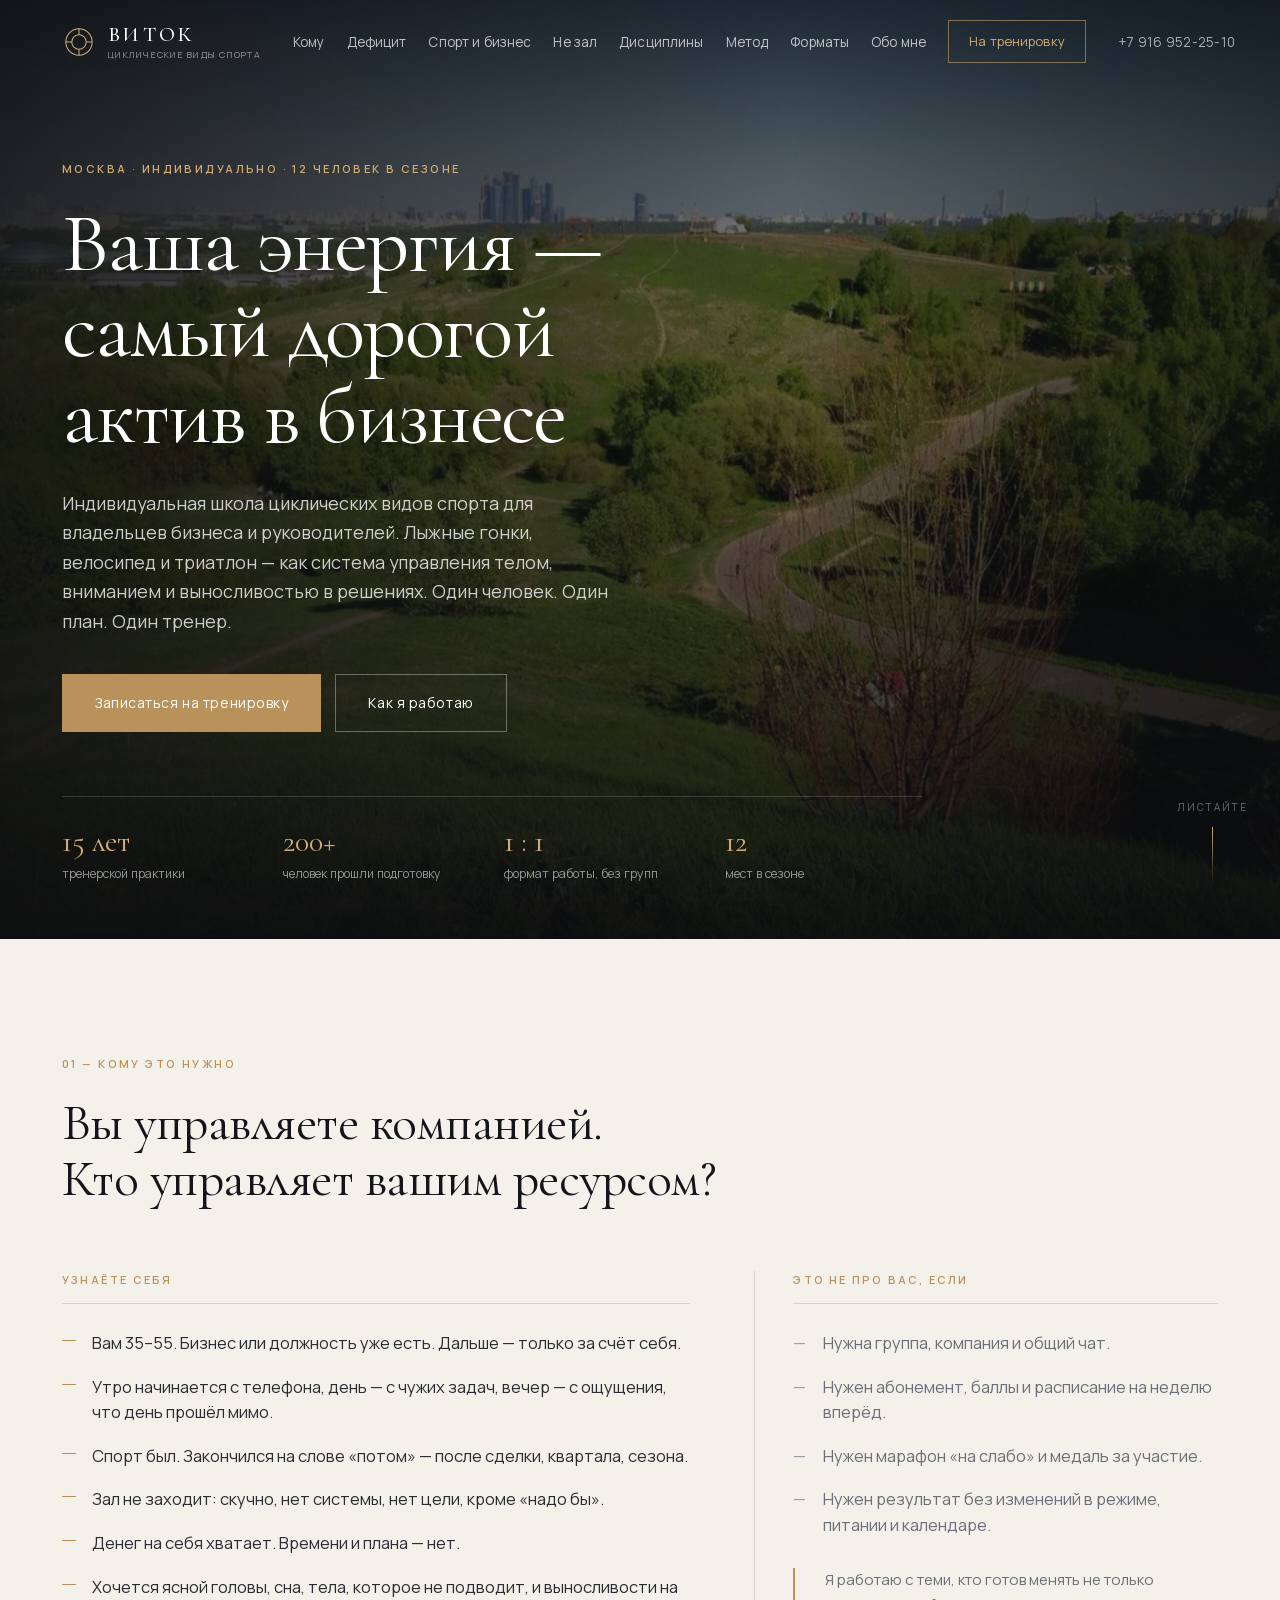
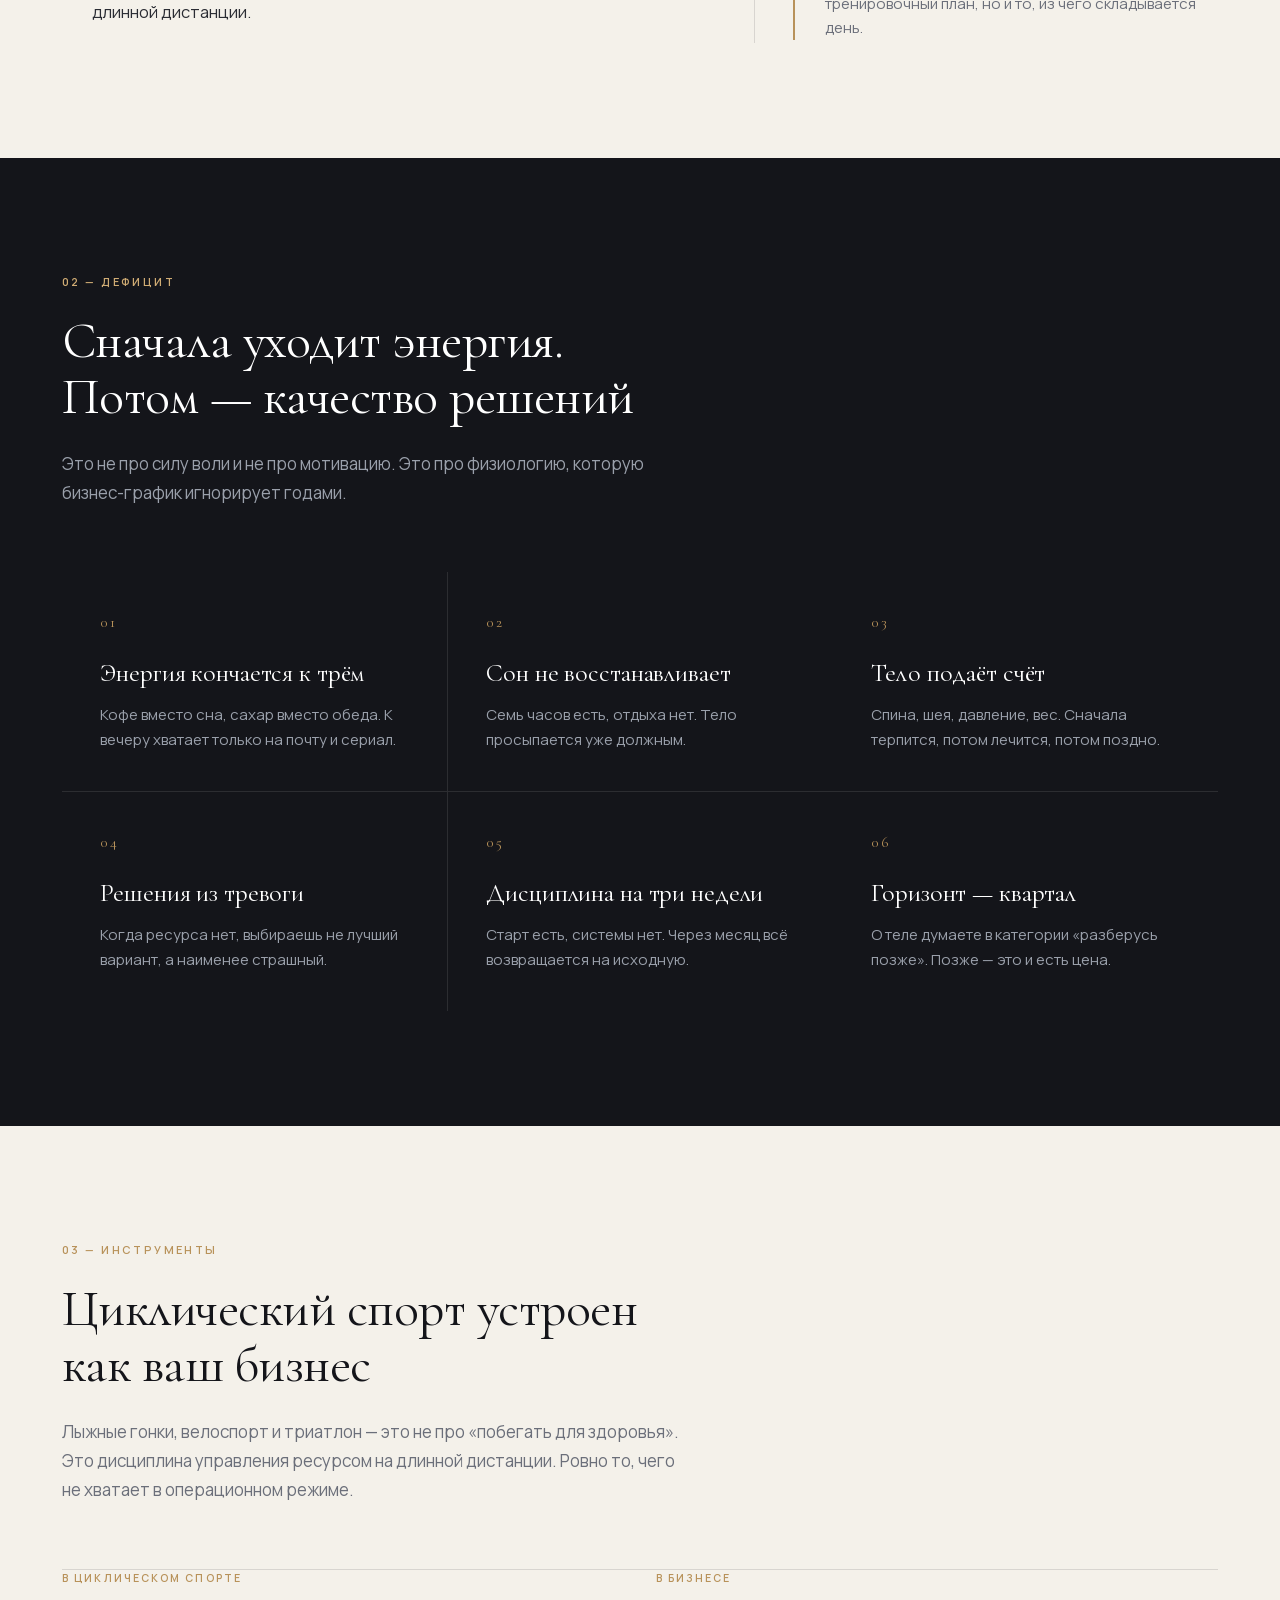
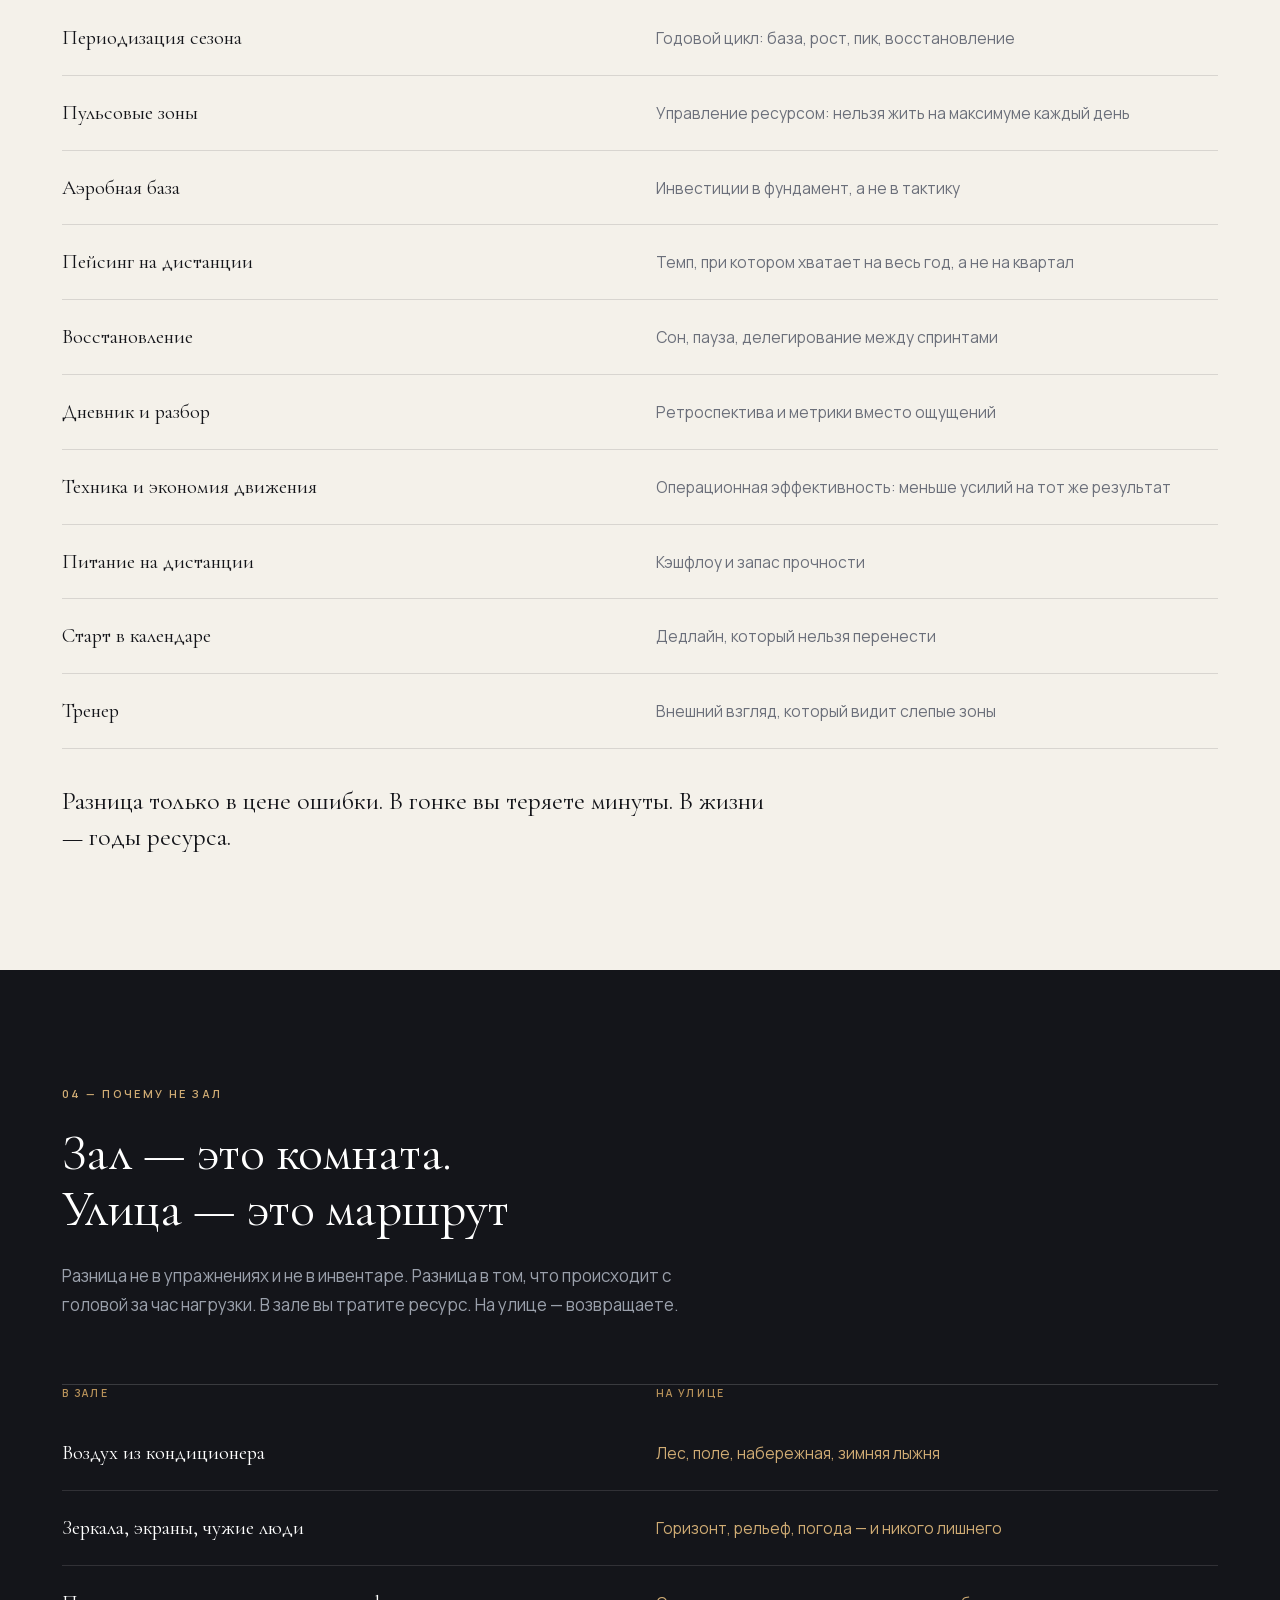
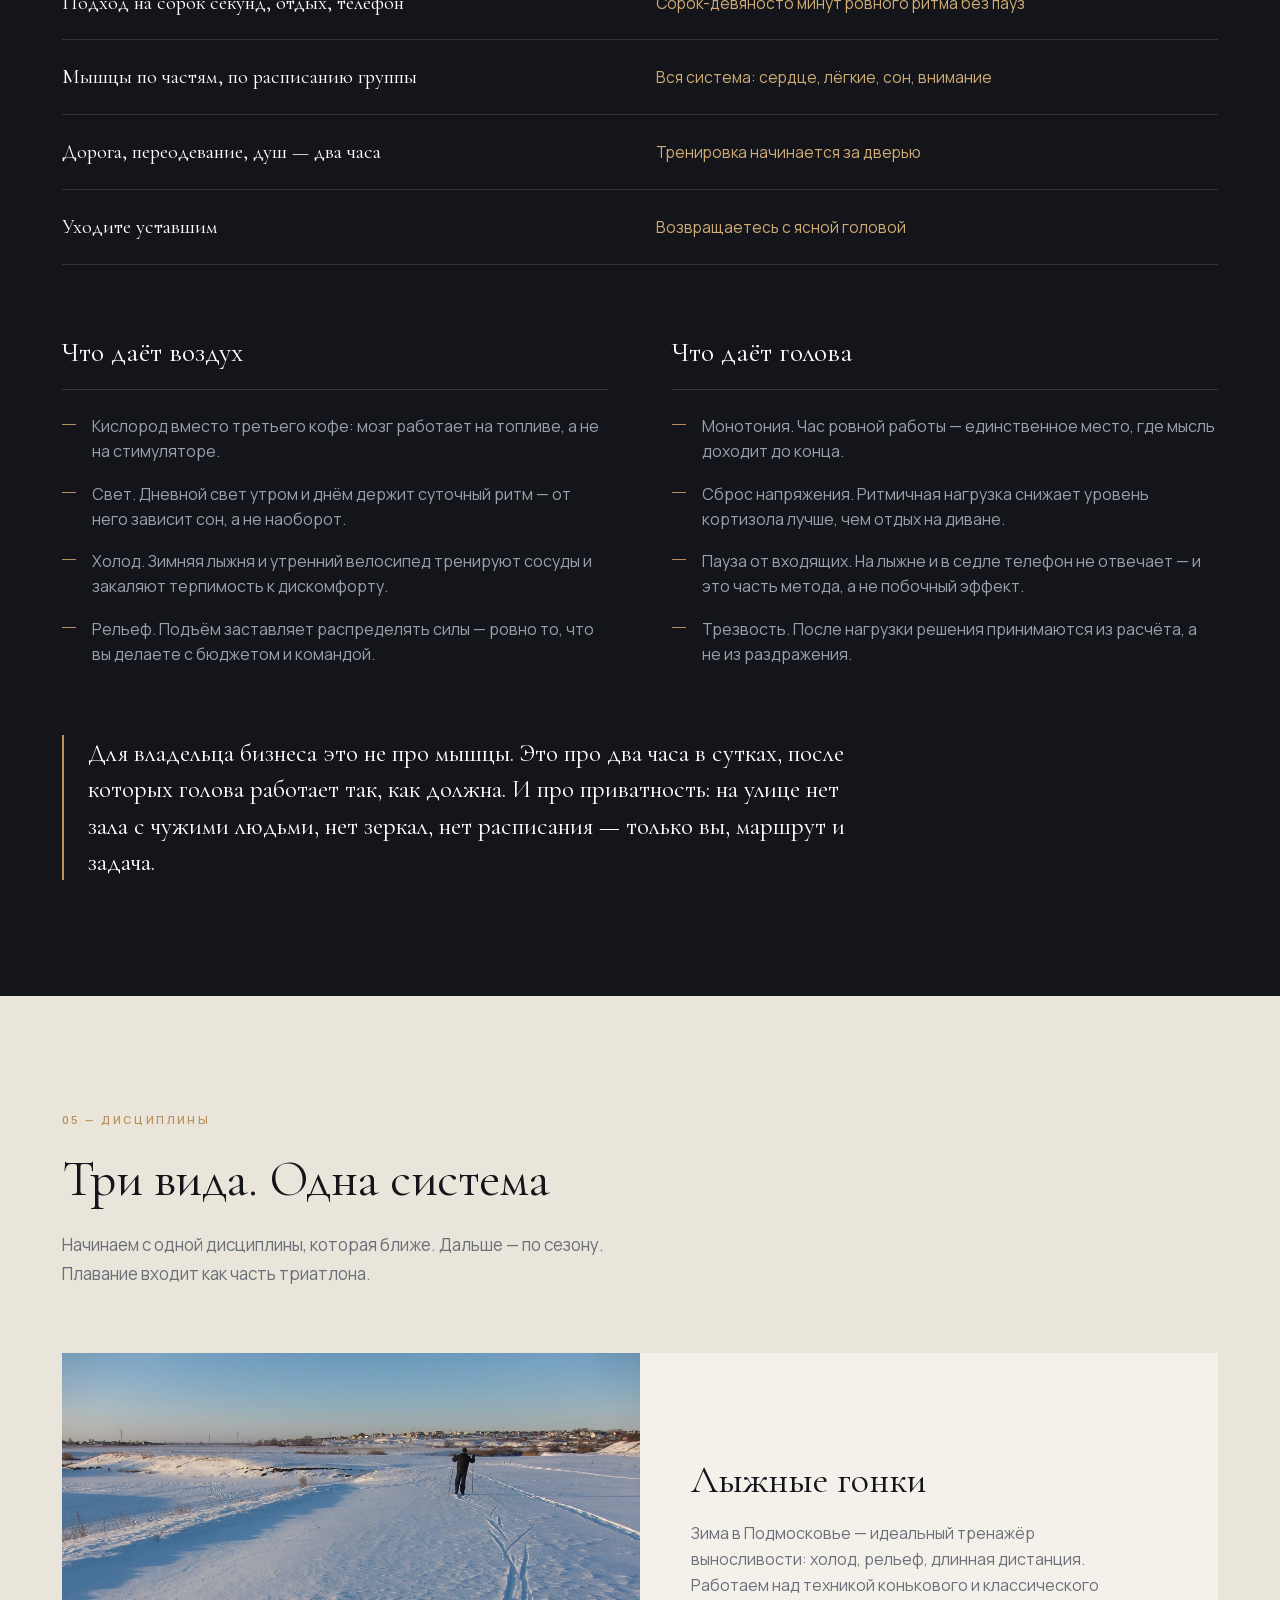
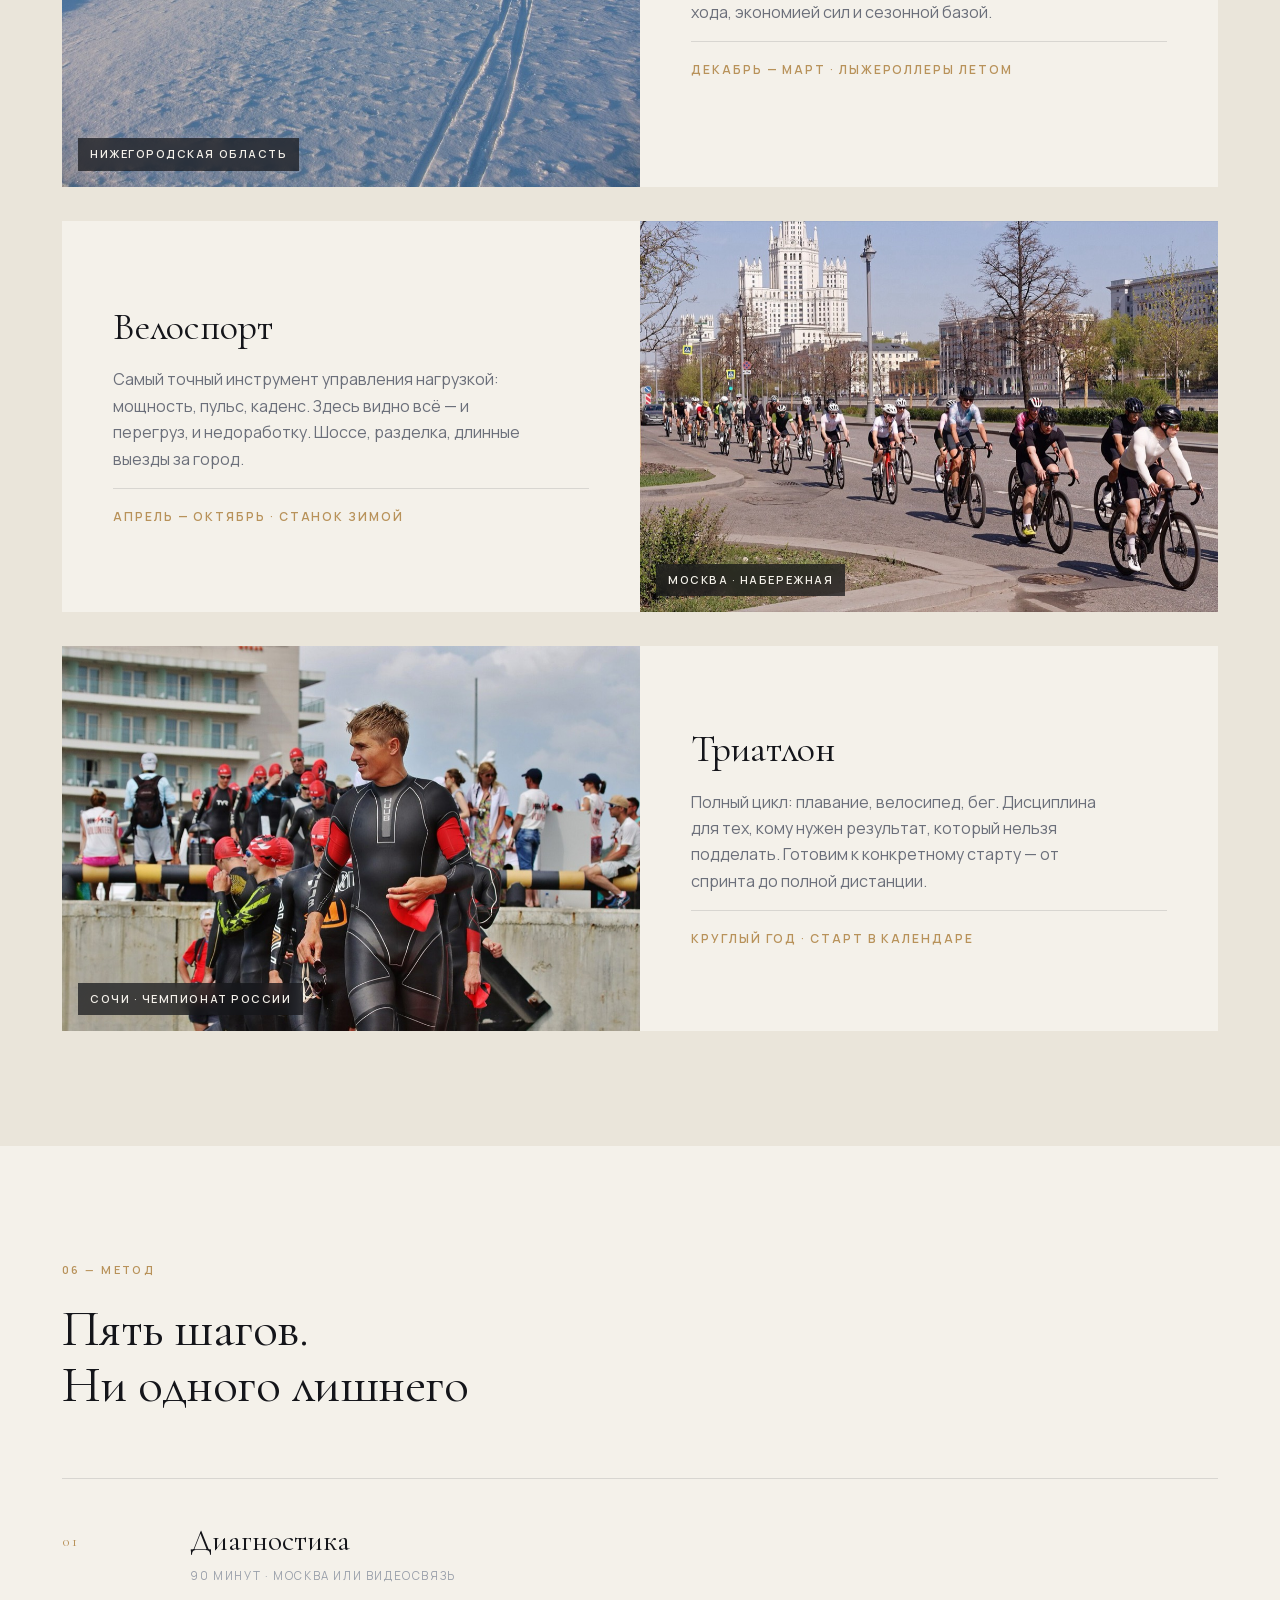
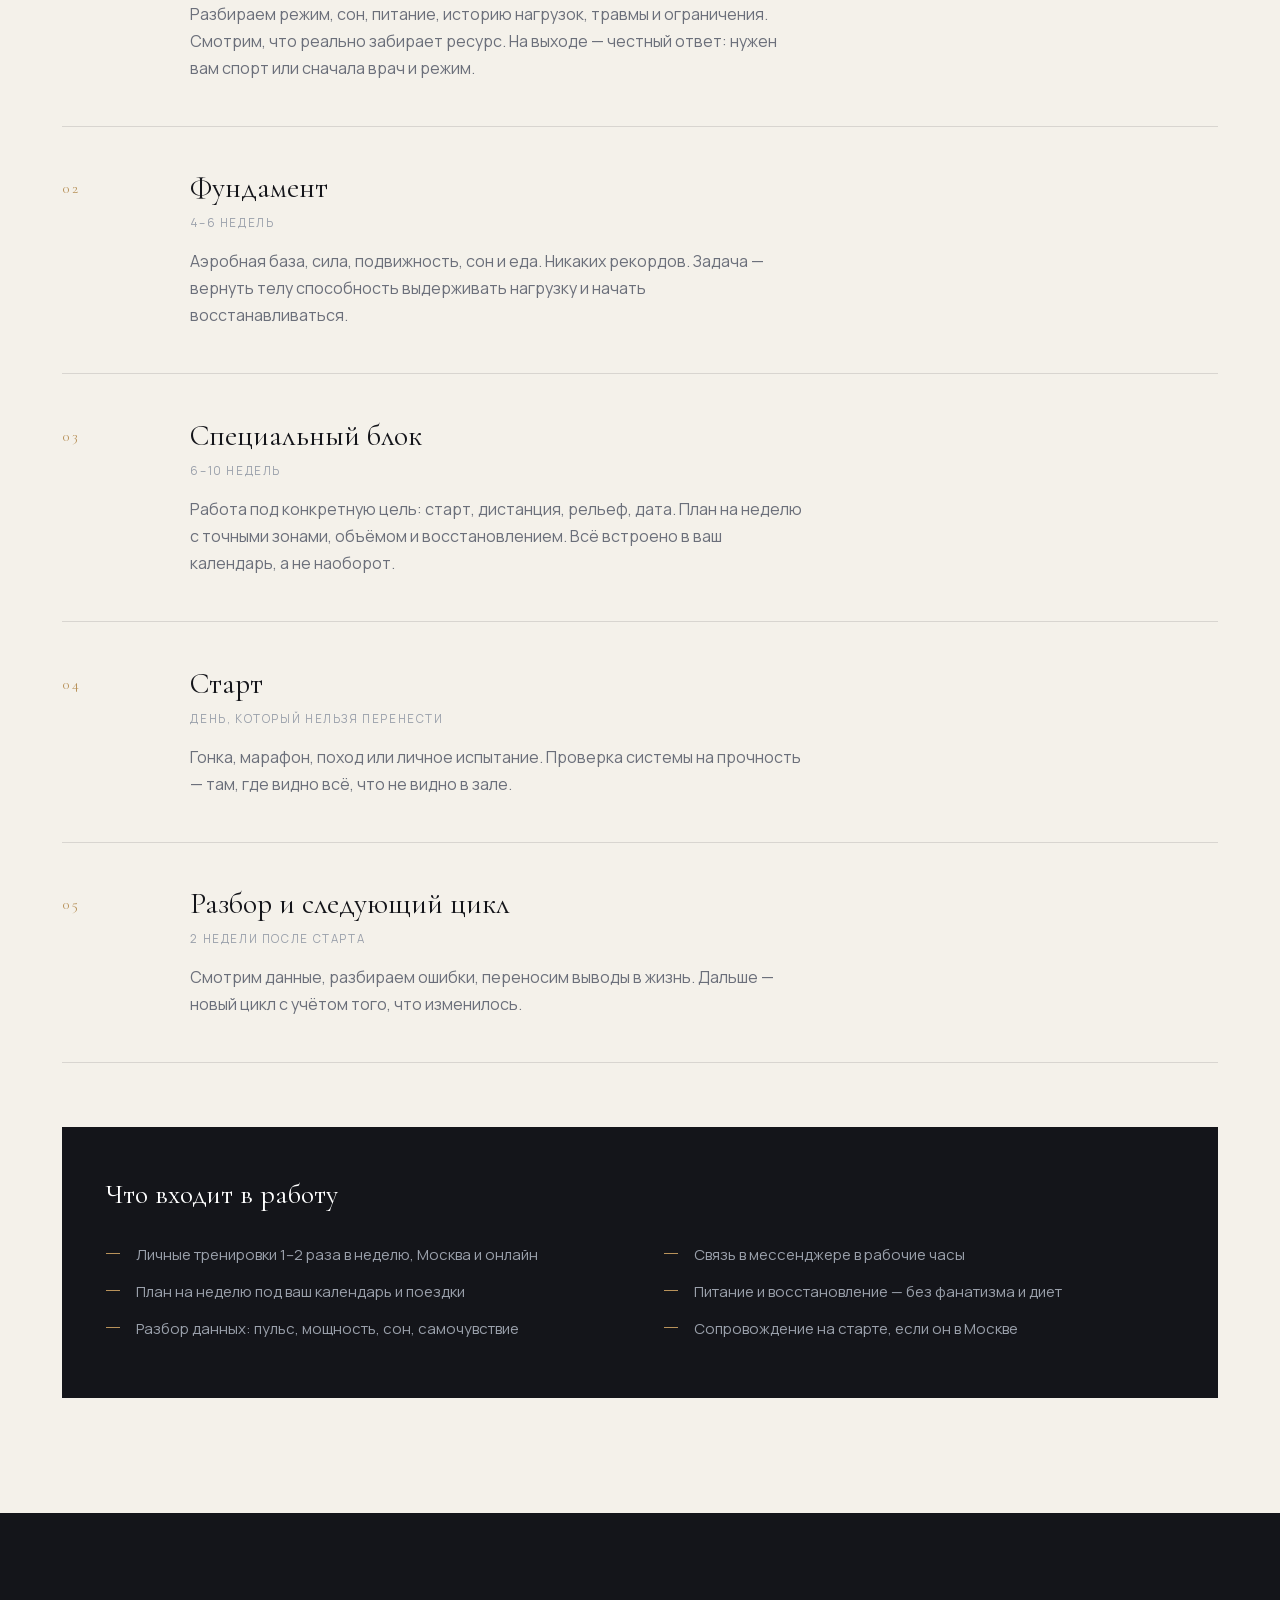
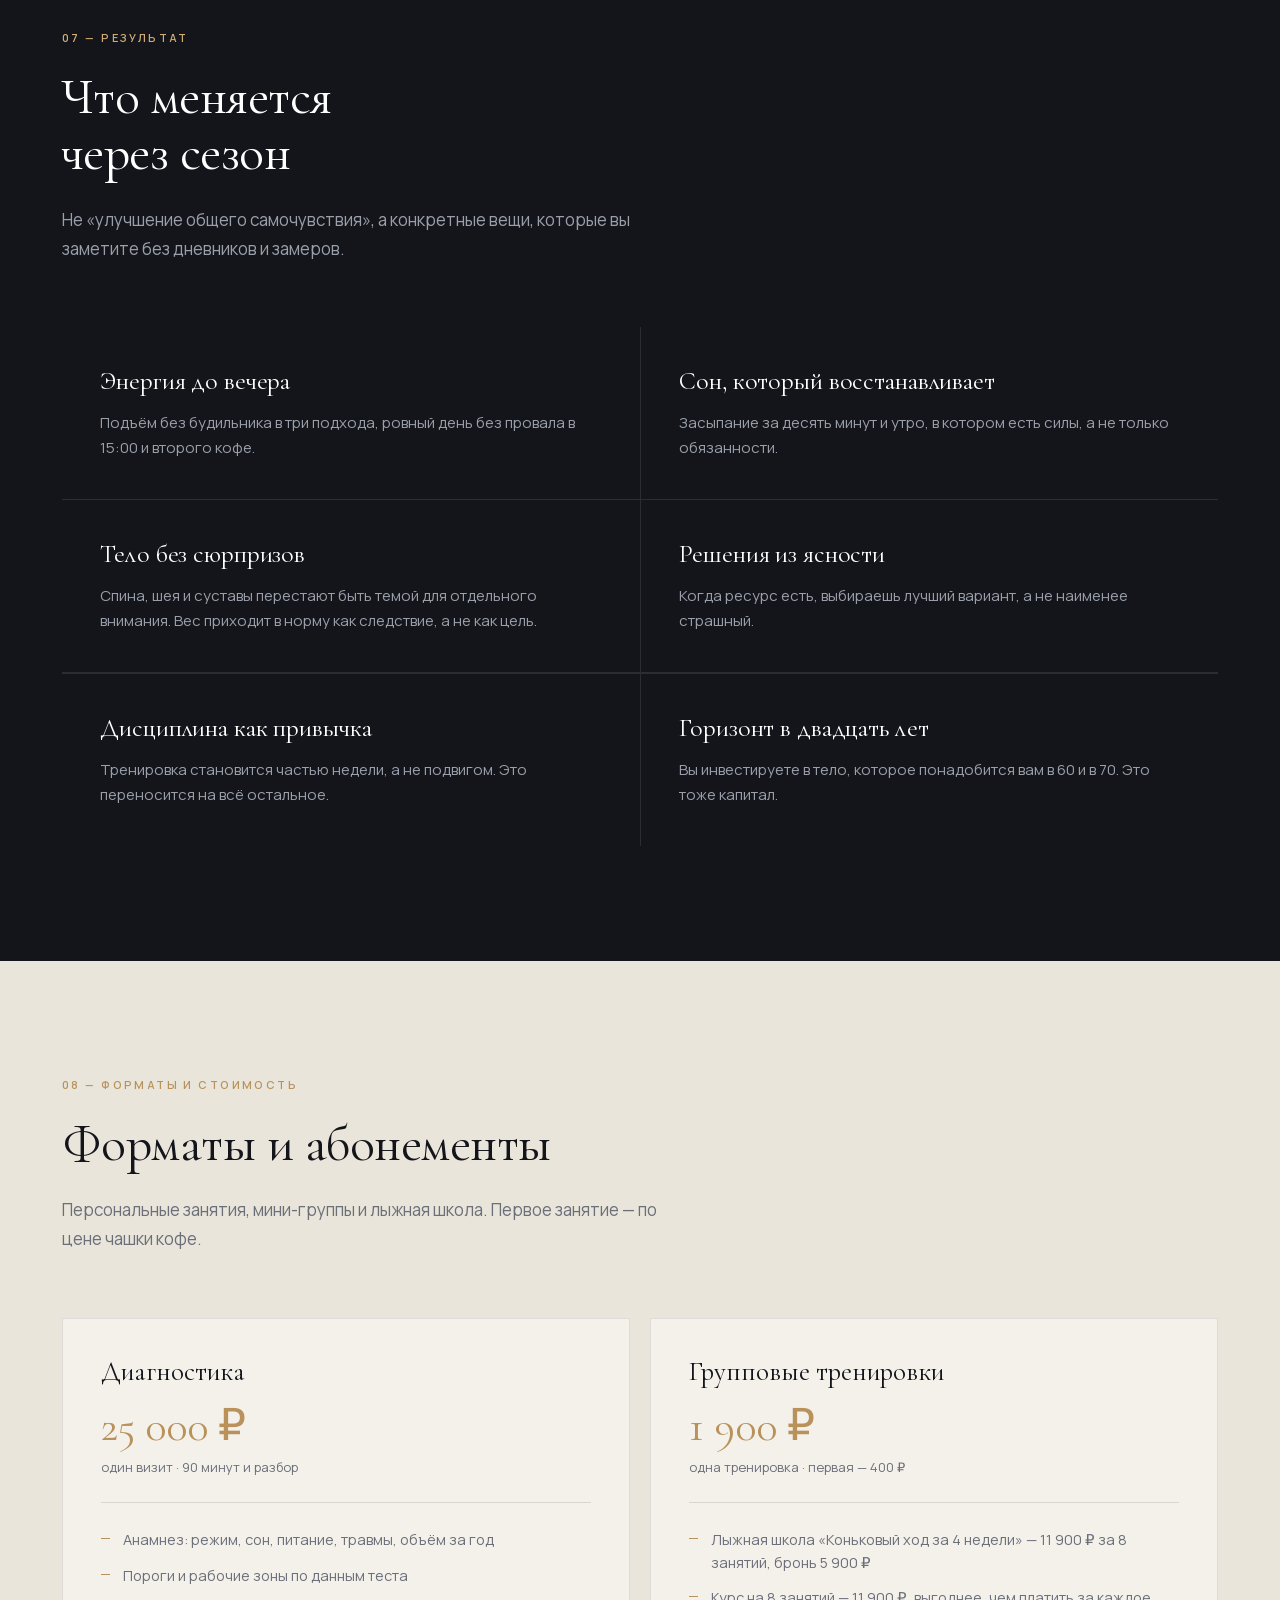
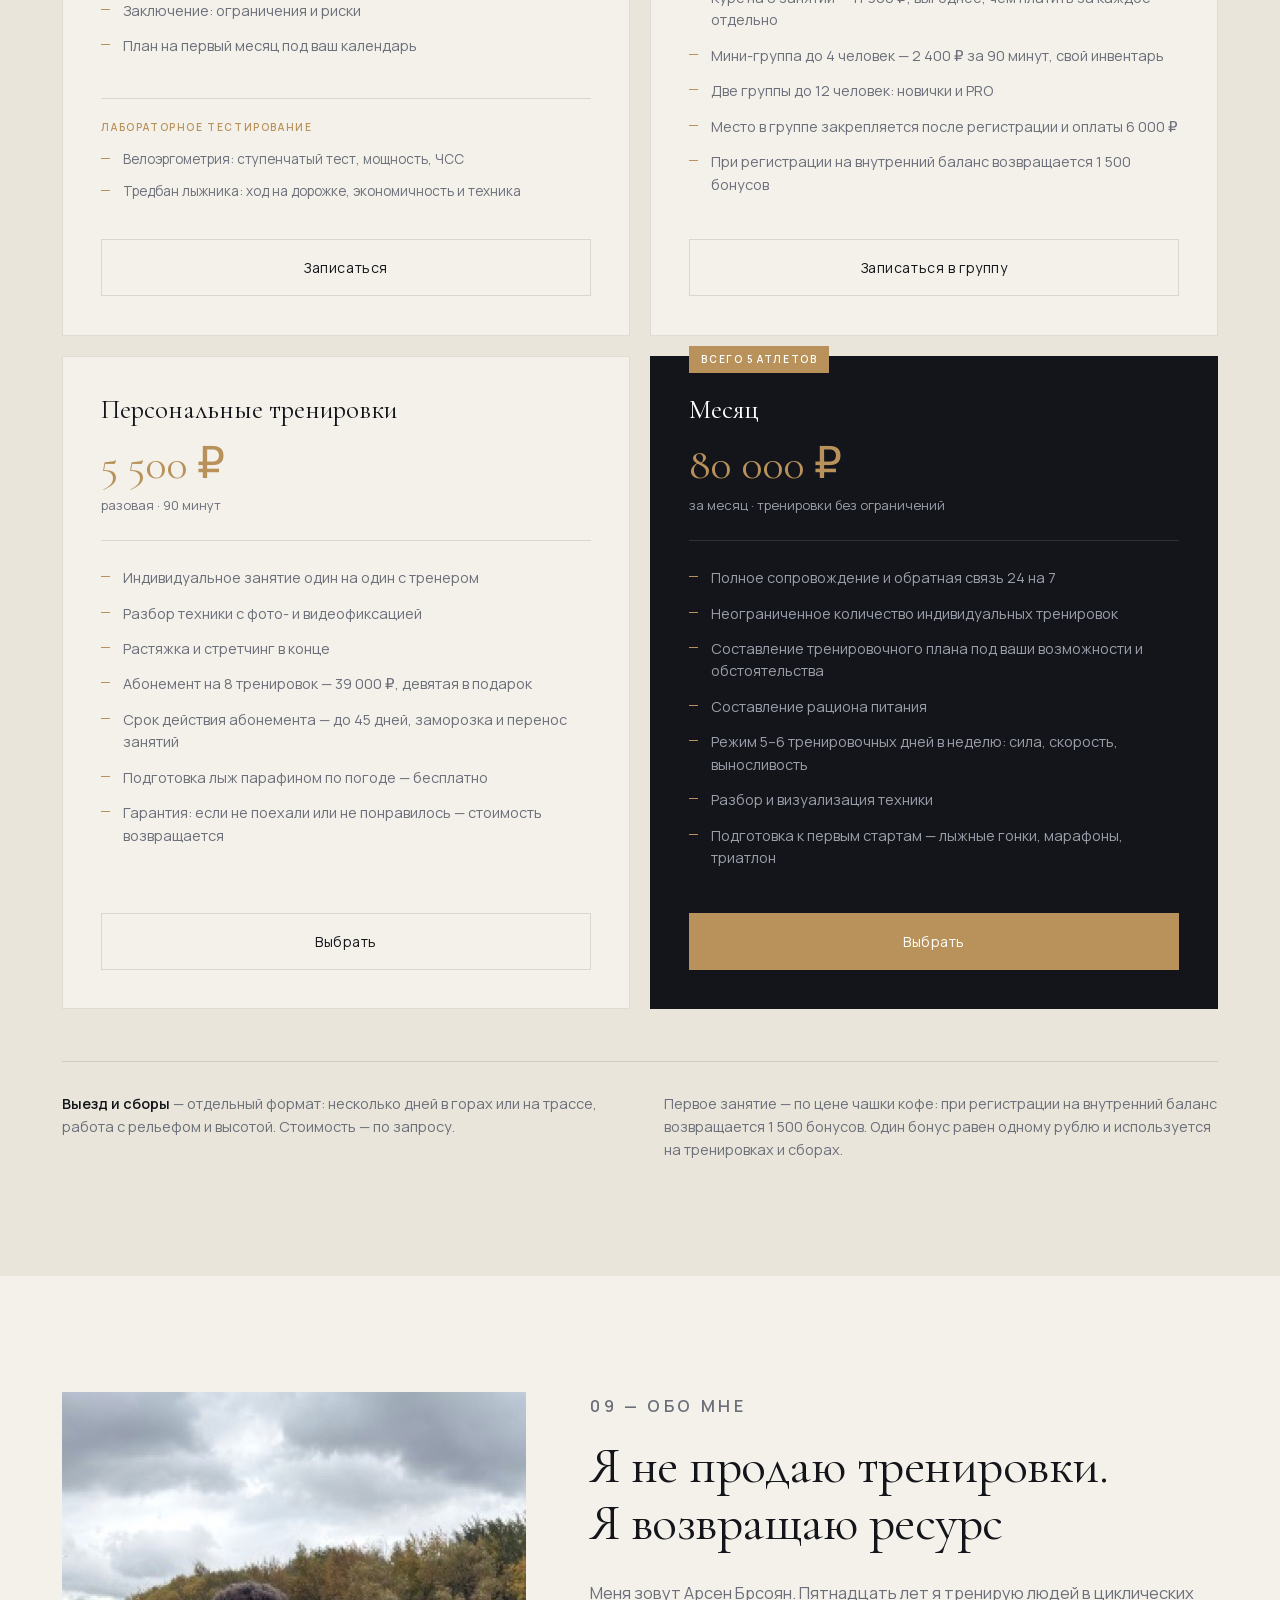
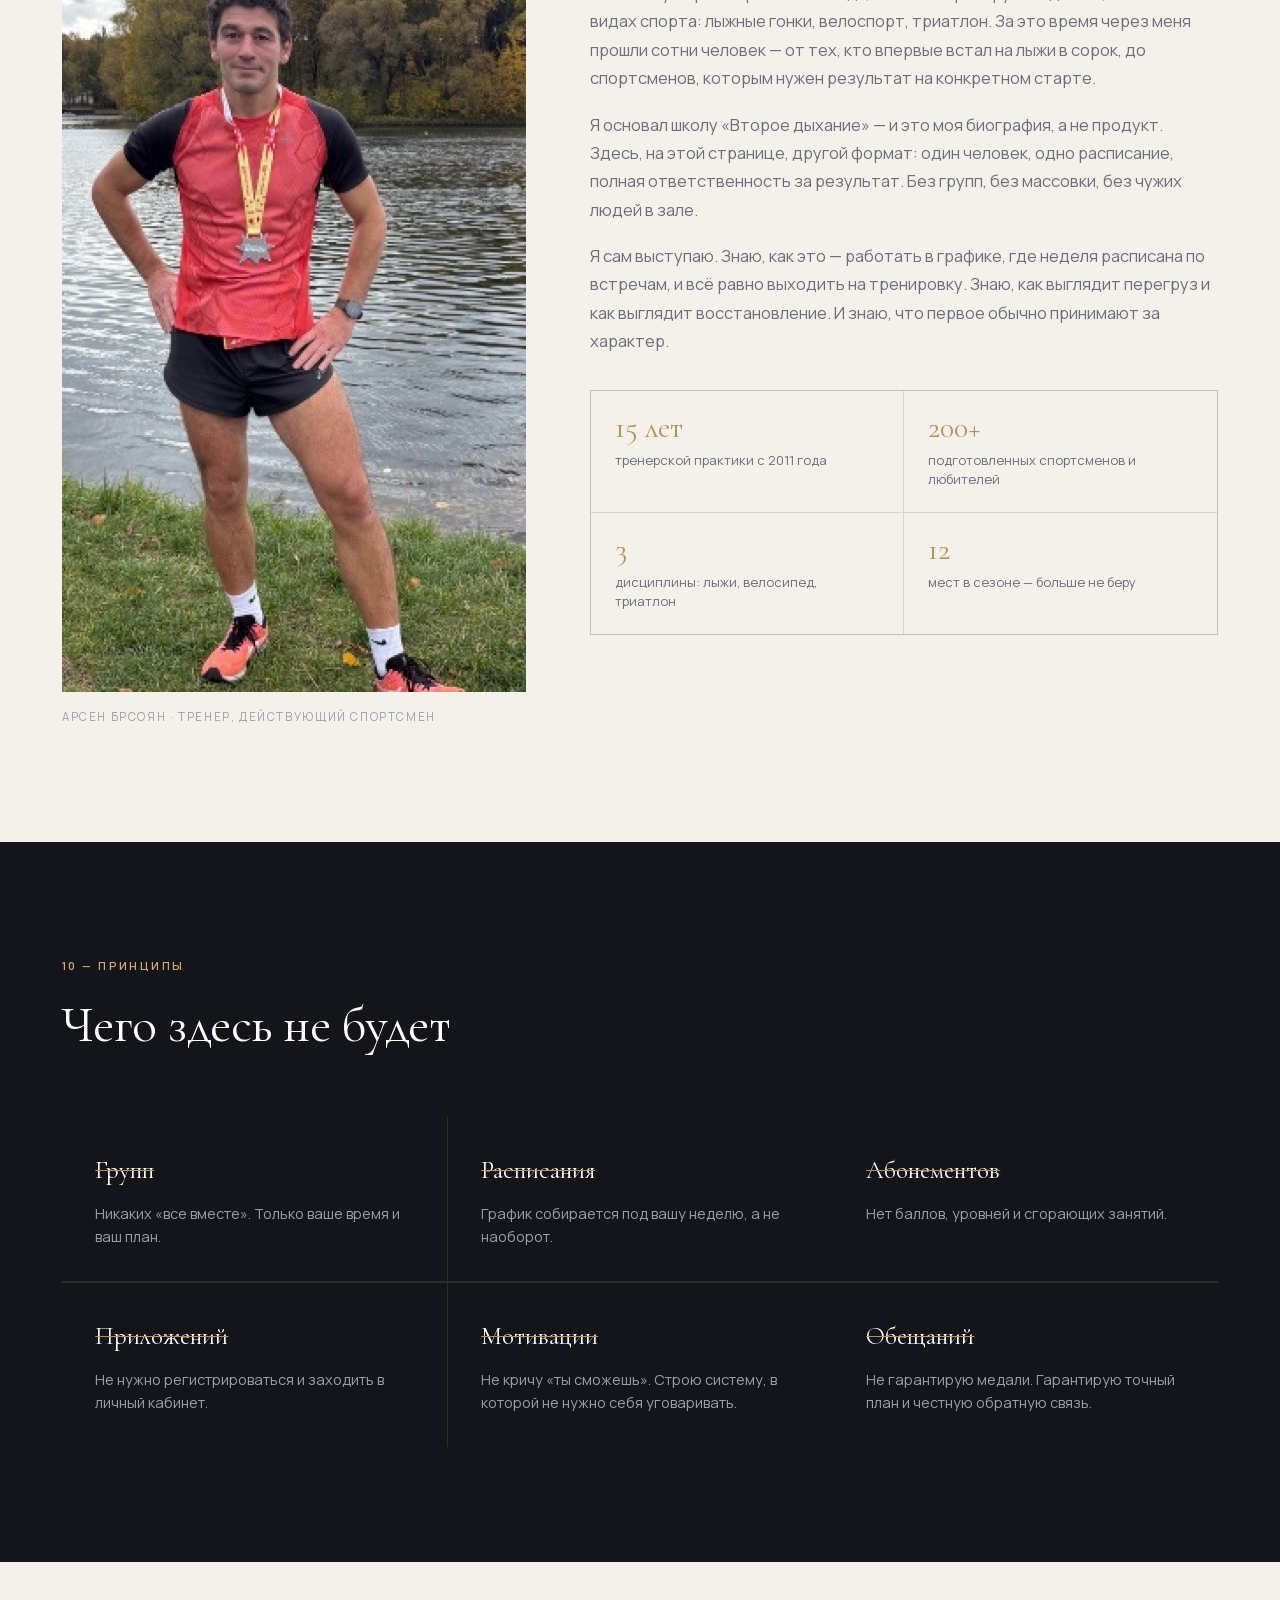
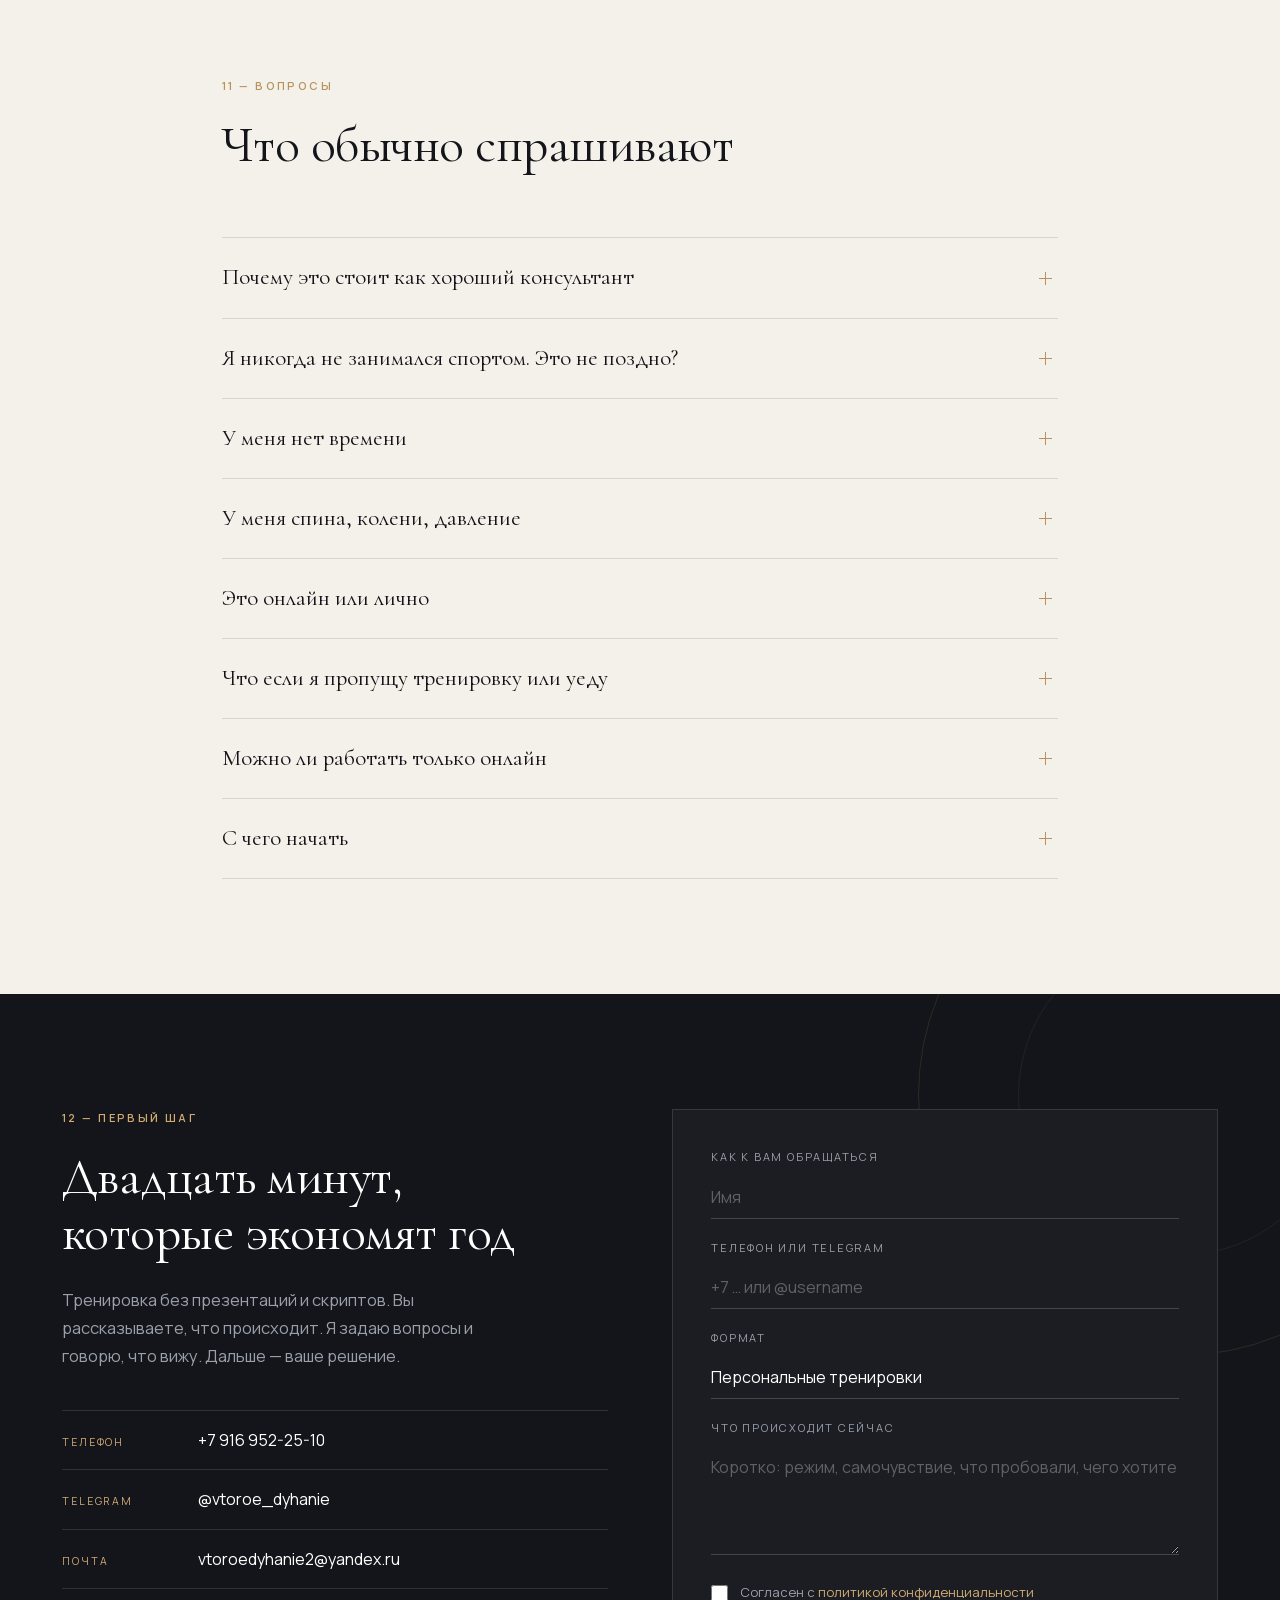
<file: index.html>
<!DOCTYPE html>
<html lang="ru">
<head>
<meta charset="utf-8">
<meta name="viewport" content="width=device-width, initial-scale=1">
<title>ВИТОК — школа циклических видов спорта. Индивидуально. Для тех, кто управляет</title>
<meta name="description" content="Индивидуальная школа циклических видов спорта для владельцев бизнеса и руководителей. Лыжные гонки, велоспорт, триатлон как система управления телом, вниманием и выносливостью в решениях. Москва и онлайн. Без групп.">
<meta name="theme-color" content="#101113">
<meta property="og:title" content="ВИТОК — школа циклических видов спорта">
<meta property="og:description" content="Энергия — самый дорогой актив в бизнесе. Индивидуальная работа: тело, голова, выносливость в решениях.">
<meta property="og:type" content="website">
<meta property="og:site_name" content="ВИТОК">
<meta property="og:locale" content="ru_RU">
<meta property="og:url" content="https://arsenbrsoyan987-eng.github.io/">
<meta property="og:image" content="https://arsenbrsoyan987-eng.github.io/assets/img/og.jpg">
<meta property="og:image:width" content="1200">
<meta property="og:image:height" content="630">
<meta property="og:image:alt" content="Панорама Крылатского: холмы, дорожки, Москва на горизонте">
<meta name="twitter:card" content="summary_large_image">
<meta name="twitter:title" content="ВИТОК — школа циклических видов спорта">
<meta name="twitter:description" content="Энергия — самый дорогой актив в бизнесе. Индивидуальная работа: тело, голова, выносливость в решениях.">
<meta name="twitter:image" content="https://arsenbrsoyan987-eng.github.io/assets/img/og.jpg">
<link rel="canonical" href="https://arsenbrsoyan987-eng.github.io/">
<link rel="icon" href="assets/favicon.svg" type="image/svg+xml">
<link rel="preload" href="assets/fonts/manrope-400-cyr.woff2" as="font" type="font/woff2" crossorigin>
<link rel="preload" href="assets/fonts/cormorant-garamond-400-cyr.woff2" as="font" type="font/woff2" crossorigin>
<link rel="stylesheet" href="assets/fonts/fonts.css">
<link rel="stylesheet" href="assets/css/style.css">
</head>
<body>

<a class="skip" href="#main">Перейти к содержанию</a>

<header class="header" id="header">
  <div class="header__inner">
    <a class="brand" href="#top" aria-label="ВИТОК — на главную">
      <span class="brand__mark" aria-hidden="true">
        <svg viewBox="0 0 40 40" fill="none" stroke="currentColor" stroke-width="1.2">
          <circle cx="20" cy="20" r="15.5"/>
          <circle cx="20" cy="20" r="8.5"/>
          <path d="M20 4.5v7M20 28.5v7M4.5 20h7M28.5 20h7"/>
        </svg>
      </span>
      <span class="brand__text">
        <span class="brand__name">ВИТОК</span>
        <span class="brand__sub">циклические виды спорта</span>
      </span>
    </a>

    <nav class="nav" id="nav" aria-label="Основная навигация">
      <a href="#audience">Кому</a>
      <a href="#deficit">Дефицит</a>
      <a href="#parallels">Спорт и бизнес</a>
      <a href="#versus">Не зал</a>
      <a href="#disciplines">Дисциплины</a>
      <a href="#method">Метод</a>
      <a href="#formats">Форматы</a>
      <a href="#about">Обо мне</a>
      <a class="nav__cta" href="#contact">На тренировку</a>
    </nav>

    <a class="header__phone" href="tel:+79169522510">+7 916 952-25-10</a>

    <button class="burger" id="burger" aria-label="Открыть меню" aria-expanded="false" aria-controls="nav">
      <span></span><span></span>
    </button>
  </div>
</header>

<main id="main">

  <!-- HERO -->
  <section class="hero" id="top">
    <div class="hero__media">
      <img src="assets/img/hero-krylatskoe.jpg" width="1400" height="1050" srcset="assets/img/hero-krylatskoe-800.jpg 800w, assets/img/hero-krylatskoe.jpg 1400w" sizes="100vw" alt="Панорама Крылатского: московские холмы, велодром и город на горизонте" fetchpriority="high">
    </div>
    <div class="hero__veil"></div>

    <div class="hero__inner">
      <p class="eyebrow eyebrow--light">Москва · индивидуально · 12 человек в сезоне</p>

      <h1 class="hero__title">
        Ваша энергия —<br>
        самый дорогой<br>
        актив в бизнесе
      </h1>

      <p class="hero__lead">
        Индивидуальная школа циклических видов спорта для владельцев бизнеса и руководителей.
        Лыжные гонки, велосипед и триатлон — как система управления телом, вниманием
        и выносливостью в решениях. Один человек. Один план. Один тренер.
      </p>

      <div class="hero__actions">
        <a class="btn btn--brass" href="#contact">Записаться на тренировку</a>
        <a class="btn btn--ghost" href="#method">Как я работаю</a>
      </div>

      <dl class="hero__stats">
        <div>
          <dt>15 лет</dt>
          <dd>тренерской практики</dd>
        </div>
        <div>
          <dt>200+</dt>
          <dd>человек прошли подготовку</dd>
        </div>
        <div>
          <dt>1 : 1</dt>
          <dd>формат работы, без групп</dd>
        </div>
        <div>
          <dt>12</dt>
          <dd>мест в сезоне</dd>
        </div>
      </dl>
    </div>

    <div class="hero__scroll" aria-hidden="true">
      <span>листайте</span>
      <i></i>
    </div>
  </section>

  <!-- КОМУ -->
  <section class="section" id="audience">
    <div class="wrap">
      <div class="section__head reveal">
        <p class="eyebrow">01 — кому это нужно</p>
        <h2 class="h2">Вы управляете компанией.<br>Кто управляет вашим ресурсом?</h2>
      </div>

      <div class="split">
        <div class="split__col reveal">
          <p class="split__label">Узнаёте себя</p>
          <ul class="check">
            <li>Вам 35–55. Бизнес или должность уже есть. Дальше — только за счёт себя.</li>
            <li>Утро начинается с телефона, день — с чужих задач, вечер — с ощущения, что день прошёл мимо.</li>
            <li>Спорт был. Закончился на слове «потом» — после сделки, квартала, сезона.</li>
            <li>Зал не заходит: скучно, нет системы, нет цели, кроме «надо бы».</li>
            <li>Денег на себя хватает. Времени и плана — нет.</li>
            <li>Хочется ясной головы, сна, тела, которое не подводит, и выносливости на длинной дистанции.</li>
          </ul>
        </div>

        <div class="split__col split__col--muted reveal">
          <p class="split__label">Это не про вас, если</p>
          <ul class="cross">
            <li>Нужна группа, компания и общий чат.</li>
            <li>Нужен абонемент, баллы и расписание на неделю вперёд.</li>
            <li>Нужен марафон «на слабо» и медаль за участие.</li>
            <li>Нужен результат без изменений в режиме, питании и календаре.</li>
          </ul>
          <p class="split__note">
            Я работаю с теми, кто готов менять не только тренировочный план,
            но и то, из чего складывается день.
          </p>
        </div>
      </div>
    </div>
  </section>

  <!-- ДЕФИЦИТ -->
  <section class="section section--dark" id="deficit">
    <div class="wrap">
      <div class="section__head reveal">
        <p class="eyebrow eyebrow--light">02 — дефицит</p>
        <h2 class="h2">Сначала уходит энергия.<br>Потом — качество решений</h2>
        <p class="section__lead">
          Это не про силу воли и не про мотивацию. Это про физиологию, которую
          бизнес-график игнорирует годами.
        </p>
      </div>

      <div class="grid grid--3">
        <article class="card card--dark reveal">
          <span class="card__num">01</span>
          <h3>Энергия кончается к трём</h3>
          <p>Кофе вместо сна, сахар вместо обеда. К вечеру хватает только на почту и сериал.</p>
        </article>
        <article class="card card--dark reveal">
          <span class="card__num">02</span>
          <h3>Сон не восстанавливает</h3>
          <p>Семь часов есть, отдыха нет. Тело просыпается уже должным.</p>
        </article>
        <article class="card card--dark reveal">
          <span class="card__num">03</span>
          <h3>Тело подаёт счёт</h3>
          <p>Спина, шея, давление, вес. Сначала терпится, потом лечится, потом поздно.</p>
        </article>
        <article class="card card--dark reveal">
          <span class="card__num">04</span>
          <h3>Решения из тревоги</h3>
          <p>Когда ресурса нет, выбираешь не лучший вариант, а наименее страшный.</p>
        </article>
        <article class="card card--dark reveal">
          <span class="card__num">05</span>
          <h3>Дисциплина на три недели</h3>
          <p>Старт есть, системы нет. Через месяц всё возвращается на исходную.</p>
        </article>
        <article class="card card--dark reveal">
          <span class="card__num">06</span>
          <h3>Горизонт — квартал</h3>
          <p>О теле думаете в категории «разберусь позже». Позже — это и есть цена.</p>
        </article>
      </div>
    </div>
  </section>

  <!-- ПАРАЛЛЕЛИ -->
  <section class="section" id="parallels">
    <div class="wrap">
      <div class="section__head reveal">
        <p class="eyebrow">03 — инструменты</p>
        <h2 class="h2">Циклический спорт устроен<br>как ваш бизнес</h2>
        <p class="section__lead">
          Лыжные гонки, велоспорт и триатлон — это не про «побегать для здоровья».
          Это дисциплина управления ресурсом на длинной дистанции. Ровно то,
          чего не хватает в операционном режиме.
        </p>
      </div>

      <div class="table" role="table" aria-label="Соответствие инструментов спорта и бизнеса">
        <div class="table__row table__row--head" role="row">
          <span role="columnheader">В циклическом спорте</span>
          <span role="columnheader">В бизнесе</span>
        </div>
        <div class="table__row" role="row"><span role="cell">Периодизация сезона</span><span role="cell">Годовой цикл: база, рост, пик, восстановление</span></div>
        <div class="table__row" role="row"><span role="cell">Пульсовые зоны</span><span role="cell">Управление ресурсом: нельзя жить на максимуме каждый день</span></div>
        <div class="table__row" role="row"><span role="cell">Аэробная база</span><span role="cell">Инвестиции в фундамент, а не в тактику</span></div>
        <div class="table__row" role="row"><span role="cell">Пейсинг на дистанции</span><span role="cell">Темп, при котором хватает на весь год, а не на квартал</span></div>
        <div class="table__row" role="row"><span role="cell">Восстановление</span><span role="cell">Сон, пауза, делегирование между спринтами</span></div>
        <div class="table__row" role="row"><span role="cell">Дневник и разбор</span><span role="cell">Ретроспектива и метрики вместо ощущений</span></div>
        <div class="table__row" role="row"><span role="cell">Техника и экономия движения</span><span role="cell">Операционная эффективность: меньше усилий на тот же результат</span></div>
        <div class="table__row" role="row"><span role="cell">Питание на дистанции</span><span role="cell">Кэшфлоу и запас прочности</span></div>
        <div class="table__row" role="row"><span role="cell">Старт в календаре</span><span role="cell">Дедлайн, который нельзя перенести</span></div>
        <div class="table__row" role="row"><span role="cell">Тренер</span><span role="cell">Внешний взгляд, который видит слепые зоны</span></div>
      </div>

      <p class="table__foot reveal">
        Разница только в цене ошибки. В гонке вы теряете минуты. В жизни — годы ресурса.
      </p>
    </div>
  </section>

  <!-- НЕ ЗАЛ -->
  <section class="section section--dark" id="versus">
    <div class="wrap">
      <div class="section__head reveal">
        <p class="eyebrow eyebrow--light">04 — почему не зал</p>
        <h2 class="h2">Зал — это комната.<br>Улица — это маршрут</h2>
        <p class="section__lead">
          Разница не в упражнениях и не в инвентаре. Разница в том, что происходит
          с головой за час нагрузки. В зале вы тратите ресурс. На улице — возвращаете.
        </p>
      </div>

      <div class="table table--dark" role="table" aria-label="Сравнение тренировки в зале и на улице">
        <div class="table__row table__row--head" role="row">
          <span role="columnheader">В зале</span>
          <span role="columnheader">На улице</span>
        </div>
        <div class="table__row" role="row"><span role="cell">Воздух из кондиционера</span><span role="cell">Лес, поле, набережная, зимняя лыжня</span></div>
        <div class="table__row" role="row"><span role="cell">Зеркала, экраны, чужие люди</span><span role="cell">Горизонт, рельеф, погода — и никого лишнего</span></div>
        <div class="table__row" role="row"><span role="cell">Подход на сорок секунд, отдых, телефон</span><span role="cell">Сорок-девяносто минут ровного ритма без пауз</span></div>
        <div class="table__row" role="row"><span role="cell">Мышцы по частям, по расписанию группы</span><span role="cell">Вся система: сердце, лёгкие, сон, внимание</span></div>
        <div class="table__row" role="row"><span role="cell">Дорога, переодевание, душ — два часа</span><span role="cell">Тренировка начинается за дверью</span></div>
        <div class="table__row" role="row"><span role="cell">Уходите уставшим</span><span role="cell">Возвращаетесь с ясной головой</span></div>
      </div>

      <div class="versus">
        <div class="versus__col reveal">
          <h3 class="versus__title">Что даёт воздух</h3>
          <ul class="check check--light">
            <li>Кислород вместо третьего кофе: мозг работает на топливе, а не на стимуляторе.</li>
            <li>Свет. Дневной свет утром и днём держит суточный ритм — от него зависит сон, а не наоборот.</li>
            <li>Холод. Зимняя лыжня и утренний велосипед тренируют сосуды и закаляют терпимость к дискомфорту.</li>
            <li>Рельеф. Подъём заставляет распределять силы — ровно то, что вы делаете с бюджетом и командой.</li>
          </ul>
        </div>

        <div class="versus__col reveal">
          <h3 class="versus__title">Что даёт голова</h3>
          <ul class="check check--light">
            <li>Монотония. Час ровной работы — единственное место, где мысль доходит до конца.</li>
            <li>Сброс напряжения. Ритмичная нагрузка снижает уровень кортизола лучше, чем отдых на диване.</li>
            <li>Пауза от входящих. На лыжне и в седле телефон не отвечает — и это часть метода, а не побочный эффект.</li>
            <li>Трезвость. После нагрузки решения принимаются из расчёта, а не из раздражения.</li>
          </ul>
        </div>
      </div>

      <p class="versus__note reveal">
        Для владельца бизнеса это не про мышцы. Это про два часа в сутках,
        после которых голова работает так, как должна. И про приватность:
        на улице нет зала с чужими людьми, нет зеркал, нет расписания —
        только вы, маршрут и задача.
      </p>
    </div>
  </section>

  <!-- ДИСЦИПЛИНЫ -->
  <section class="section section--paper" id="disciplines">
    <div class="wrap">
      <div class="section__head reveal">
        <p class="eyebrow">05 — дисциплины</p>
        <h2 class="h2">Три вида. Одна система</h2>
        <p class="section__lead">
          Начинаем с одной дисциплины, которая ближе. Дальше — по сезону.
          Плавание входит как часть триатлона.
        </p>
      </div>

      <div class="disc">
        <article class="disc__item reveal">
          <div class="disc__media">
            <img src="assets/img/ski.jpg" width="1100" height="825" alt="Лыжник уходит по накатанной лыжне через зимнее поле в Нижегородской области" loading="lazy">
            <p class="disc__place">Нижегородская область</p>
          </div>
          <div class="disc__body">
            <h3>Лыжные гонки</h3>
            <p>Зима в Подмосковье — идеальный тренажёр выносливости: холод, рельеф, длинная дистанция. Работаем над техникой конькового и классического хода, экономией сил и сезонной базой.</p>
            <p class="disc__meta">Декабрь — март · лыжероллеры летом</p>
          </div>
        </article>

        <article class="disc__item reveal">
          <div class="disc__media">
            <img src="assets/img/cycling.jpg" width="1100" height="744" alt="Плотная группа велогонщиков на шоссе в Москве, на заднем плане сталинская высотка" loading="lazy">
            <p class="disc__place">Москва · набережная</p>
          </div>
          <div class="disc__body">
            <h3>Велоспорт</h3>
            <p>Самый точный инструмент управления нагрузкой: мощность, пульс, каденс. Здесь видно всё — и перегруз, и недоработку. Шоссе, разделка, длинные выезды за город.</p>
            <p class="disc__meta">Апрель — октябрь · станок зимой</p>
          </div>
        </article>

        <article class="disc__item reveal">
          <div class="disc__media">
            <img src="assets/img/triathlon.jpg" width="1100" height="733" alt="Триатлет в гидрокостюме на набережной перед стартом Чемпионата России в Сочи" loading="lazy">
            <p class="disc__place">Сочи · Чемпионат России</p>
          </div>
          <div class="disc__body">
            <h3>Триатлон</h3>
            <p>Полный цикл: плавание, велосипед, бег. Дисциплина для тех, кому нужен результат, который нельзя подделать. Готовим к конкретному старту — от спринта до полной дистанции.</p>
            <p class="disc__meta">Круглый год · старт в календаре</p>
          </div>
        </article>
      </div>
    </div>
  </section>

  <!-- МЕТОД -->
  <section class="section" id="method">
    <div class="wrap">
      <div class="section__head reveal">
        <p class="eyebrow">06 — метод</p>
        <h2 class="h2">Пять шагов.<br>Ни одного лишнего</h2>
      </div>

      <ol class="steps">
        <li class="steps__item reveal">
          <span class="steps__num">01</span>
          <div class="steps__body">
            <h3>Диагностика</h3>
            <p class="steps__time">90 минут · Москва или видеосвязь</p>
            <p>Разбираем режим, сон, питание, историю нагрузок, травмы и ограничения. Смотрим, что реально забирает ресурс. На выходе — честный ответ: нужен вам спорт или сначала врач и режим.</p>
          </div>
        </li>
        <li class="steps__item reveal">
          <span class="steps__num">02</span>
          <div class="steps__body">
            <h3>Фундамент</h3>
            <p class="steps__time">4–6 недель</p>
            <p>Аэробная база, сила, подвижность, сон и еда. Никаких рекордов. Задача — вернуть телу способность выдерживать нагрузку и начать восстанавливаться.</p>
          </div>
        </li>
        <li class="steps__item reveal">
          <span class="steps__num">03</span>
          <div class="steps__body">
            <h3>Специальный блок</h3>
            <p class="steps__time">6–10 недель</p>
            <p>Работа под конкретную цель: старт, дистанция, рельеф, дата. План на неделю с точными зонами, объёмом и восстановлением. Всё встроено в ваш календарь, а не наоборот.</p>
          </div>
        </li>
        <li class="steps__item reveal">
          <span class="steps__num">04</span>
          <div class="steps__body">
            <h3>Старт</h3>
            <p class="steps__time">день, который нельзя перенести</p>
            <p>Гонка, марафон, поход или личное испытание. Проверка системы на прочность — там, где видно всё, что не видно в зале.</p>
          </div>
        </li>
        <li class="steps__item reveal">
          <span class="steps__num">05</span>
          <div class="steps__body">
            <h3>Разбор и следующий цикл</h3>
            <p class="steps__time">2 недели после старта</p>
            <p>Смотрим данные, разбираем ошибки, переносим выводы в жизнь. Дальше — новый цикл с учётом того, что изменилось.</p>
          </div>
        </li>
      </ol>

      <div class="method__note reveal">
        <h3>Что входит в работу</h3>
        <div class="method__cols">
          <ul class="check check--tight">
            <li>Личные тренировки 1–2 раза в неделю, Москва и онлайн</li>
            <li>План на неделю под ваш календарь и поездки</li>
            <li>Разбор данных: пульс, мощность, сон, самочувствие</li>
          </ul>
          <ul class="check check--tight">
            <li>Связь в мессенджере в рабочие часы</li>
            <li>Питание и восстановление — без фанатизма и диет</li>
            <li>Сопровождение на старте, если он в Москве</li>
          </ul>
        </div>
      </div>
    </div>
  </section>

  <!-- РЕЗУЛЬТАТ -->
  <section class="section section--dark" id="result">
    <div class="wrap">
      <div class="section__head reveal">
        <p class="eyebrow eyebrow--light">07 — результат</p>
        <h2 class="h2">Что меняется<br>через сезон</h2>
        <p class="section__lead">
          Не «улучшение общего самочувствия», а конкретные вещи, которые вы
          заметите без дневников и замеров.
        </p>
      </div>

      <div class="grid grid--2">
        <article class="card card--dark reveal">
          <h3>Энергия до вечера</h3>
          <p>Подъём без будильника в три подхода, ровный день без провала в 15:00 и второго кофе.</p>
        </article>
        <article class="card card--dark reveal">
          <h3>Сон, который восстанавливает</h3>
          <p>Засыпание за десять минут и утро, в котором есть силы, а не только обязанности.</p>
        </article>
        <article class="card card--dark reveal">
          <h3>Тело без сюрпризов</h3>
          <p>Спина, шея и суставы перестают быть темой для отдельного внимания. Вес приходит в норму как следствие, а не как цель.</p>
        </article>
        <article class="card card--dark reveal">
          <h3>Решения из ясности</h3>
          <p>Когда ресурс есть, выбираешь лучший вариант, а не наименее страшный.</p>
        </article>
        <article class="card card--dark reveal">
          <h3>Дисциплина как привычка</h3>
          <p>Тренировка становится частью недели, а не подвигом. Это переносится на всё остальное.</p>
        </article>
        <article class="card card--dark reveal">
          <h3>Горизонт в двадцать лет</h3>
          <p>Вы инвестируете в тело, которое понадобится вам в 60 и в 70. Это тоже капитал.</p>
        </article>
      </div>
    </div>
  </section>

  <!-- ФОРМАТЫ -->
  <section class="section section--paper" id="formats">
    <div class="wrap">
      <div class="section__head reveal">
        <p class="eyebrow">08 — форматы и стоимость</p>
        <h2 class="h2">Форматы и абонементы</h2>
        <p class="section__lead">
          Персональные занятия, мини-группы и лыжная школа. Первое занятие — по цене чашки кофе.
        </p>
      </div>

      <div class="prices">
        <article class="price reveal">
          <h3 class="price__name">Диагностика</h3>
          <p class="price__sum">25 000 ₽</p>
          <p class="price__term">один визит · 90 минут и разбор</p>
          <ul class="price__list">
            <li>Анамнез: режим, сон, питание, травмы, объём за год</li>
            <li>Пороги и рабочие зоны по данным теста</li>
            <li>Заключение: ограничения и риски</li>
            <li>План на первый месяц под ваш календарь</li>
          </ul>

          <div class="price__sub">
            <p class="price__sub-title">Лабораторное тестирование</p>
            <ul class="price__list price__list--sub">
              <li>Велоэргометрия: ступенчатый тест, мощность, ЧСС</li>
              <li>Тредбан лыжника: ход на дорожке, экономичность и техника</li>
            </ul>
          </div>

          <a class="btn btn--line" href="#contact">Записаться</a>
        </article>

        <article class="price reveal">
          <h3 class="price__name">Групповые тренировки</h3>
          <p class="price__sum">1 900 ₽</p>
          <p class="price__term">одна тренировка · первая — 400 ₽</p>
          <ul class="price__list">
            <li>Лыжная школа «Коньковый ход за 4 недели» — 11 900 ₽ за 8 занятий, бронь 5 900 ₽</li>
            <li>Курс на 8 занятий — 11 900 ₽, выгоднее, чем платить за каждое отдельно</li>
            <li>Мини-группа до 4 человек — 2 400 ₽ за 90 минут, свой инвентарь</li>
            <li>Две группы до 12 человек: новички и PRO</li>
            <li>Место в группе закрепляется после регистрации и оплаты 6 000 ₽</li>
            <li>При регистрации на внутренний баланс возвращается 1 500 бонусов</li>
          </ul>
          <a class="btn btn--line" href="#contact">Записаться в группу</a>
        </article>

        <article class="price reveal">
          <h3 class="price__name">Персональные тренировки</h3>
          <p class="price__sum">5 500 ₽</p>
          <p class="price__term">разовая · 90 минут</p>
          <ul class="price__list">
            <li>Индивидуальное занятие один на один с тренером</li>
            <li>Разбор техники с фото- и видеофиксацией</li>
            <li>Растяжка и стретчинг в конце</li>
            <li>Абонемент на 8 тренировок — 39 000 ₽, девятая в подарок</li>
            <li>Срок действия абонемента — до 45 дней, заморозка и перенос занятий</li>
            <li>Подготовка лыж парафином по погоде — бесплатно</li>
            <li>Гарантия: если не поехали или не понравилось — стоимость возвращается</li>
          </ul>
          <a class="btn btn--line" href="#contact">Выбрать</a>
        </article>

        <article class="price price--feature reveal">
          <p class="price__badge">всего 5 атлетов</p>
          <h3 class="price__name">Месяц</h3>
          <p class="price__sum">80 000 ₽</p>
          <p class="price__term">за месяц · тренировки без ограничений</p>
          <ul class="price__list">
            <li>Полное сопровождение и обратная связь 24 на 7</li>
            <li>Неограниченное количество индивидуальных тренировок</li>
            <li>Составление тренировочного плана под ваши возможности и обстоятельства</li>
            <li>Составление рациона питания</li>
            <li>Режим 5–6 тренировочных дней в неделю: сила, скорость, выносливость</li>
            <li>Разбор и визуализация техники</li>
            <li>Подготовка к первым стартам — лыжные гонки, марафоны, триатлон</li>
          </ul>
          <a class="btn btn--brass" href="#contact">Выбрать</a>
        </article>
      </div>

      <div class="prices__foot reveal">
        <p><strong>Выезд и сборы</strong> — отдельный формат: несколько дней в горах или на трассе, работа с рельефом и высотой. Стоимость — по запросу.</p>
        <p>Первое занятие — по цене чашки кофе: при регистрации на внутренний баланс возвращается 1 500 бонусов. Один бонус равен одному рублю и используется на тренировках и сборах.</p>
      </div>
    </div>
  </section>

  <!-- ОБО МНЕ -->
  <section class="section" id="about">
    <div class="wrap">
      <div class="about">
        <div class="about__media reveal">
          <img src="assets/img/portrait.jpg" width="900" height="900" alt="Арсен Брсоян, тренер циклических видов спорта, на набережной после старта" loading="lazy">
          <p class="about__caption">Арсен Брсоян · тренер, действующий спортсмен</p>
        </div>

        <div class="about__body reveal">
          <p class="eyebrow">09 — обо мне</p>
          <h2 class="h2">Я не продаю тренировки.<br>Я возвращаю ресурс</h2>

          <p>
            Меня зовут Арсен Брсоян. Пятнадцать лет я тренирую людей в циклических видах спорта:
            лыжные гонки, велоспорт, триатлон. За это время через меня прошли сотни человек —
            от тех, кто впервые встал на лыжи в сорок, до спортсменов, которым нужен результат
            на конкретном старте.
          </p>
          <p>
            Я основал школу «Второе дыхание» — и это моя биография, а не продукт.
            Здесь, на этой странице, другой формат: один человек, одно расписание, полная
            ответственность за результат. Без групп, без массовки, без чужих людей в зале.
          </p>
          <p>
            Я сам выступаю. Знаю, как это — работать в графике, где неделя расписана
            по встречам, и всё равно выходить на тренировку. Знаю, как выглядит перегруз
            и как выглядит восстановление. И знаю, что первое обычно принимают за характер.
          </p>

          <dl class="about__facts">
            <div>
              <dt>15 лет</dt>
              <dd>тренерской практики с 2011 года</dd>
            </div>
            <div>
              <dt>200+</dt>
              <dd>подготовленных спортсменов и любителей</dd>
            </div>
            <div>
              <dt>3</dt>
              <dd>дисциплины: лыжи, велосипед, триатлон</dd>
            </div>
            <div>
              <dt>12</dt>
              <dd>мест в сезоне — больше не беру</dd>
            </div>
          </dl>
        </div>
      </div>
    </div>
  </section>

  <!-- ПРИНЦИПЫ -->
  <section class="section section--dark" id="principles">
    <div class="wrap">
      <div class="section__head reveal">
        <p class="eyebrow eyebrow--light">10 — принципы</p>
        <h2 class="h2">Чего здесь не будет</h2>
      </div>

      <div class="principles">
        <div class="principles__item reveal"><span>Групп</span><p>Никаких «все вместе». Только ваше время и ваш план.</p></div>
        <div class="principles__item reveal"><span>Расписания</span><p>График собирается под вашу неделю, а не наоборот.</p></div>
        <div class="principles__item reveal"><span>Абонементов</span><p>Нет баллов, уровней и сгорающих занятий.</p></div>
        <div class="principles__item reveal"><span>Приложений</span><p>Не нужно регистрироваться и заходить в личный кабинет.</p></div>
        <div class="principles__item reveal"><span>Мотивации</span><p>Не кричу «ты сможешь». Строю систему, в которой не нужно себя уговаривать.</p></div>
        <div class="principles__item reveal"><span>Обещаний</span><p>Не гарантирую медали. Гарантирую точный план и честную обратную связь.</p></div>
      </div>
    </div>
  </section>

  <!-- FAQ -->
  <section class="section" id="faq">
    <div class="wrap wrap--narrow">
      <div class="section__head reveal">
        <p class="eyebrow">11 — вопросы</p>
        <h2 class="h2">Что обычно спрашивают</h2>
      </div>

      <div class="faq" id="faq-list">
        <div class="faq__item">
          <button class="faq__q" aria-expanded="false">
            <span>Почему это стоит как хороший консультант</span>
            <i aria-hidden="true"></i>
          </button>
          <div class="faq__a"><p>Потому что это и есть консалтинг, только про ваше тело и режим. Один человек, индивидуальный план, разбор данных каждую неделю и ответственность за результат. Двенадцать мест в сезоне — это не маркетинг, это предел, после которого качество падает.</p></div>
        </div>
        <div class="faq__item">
          <button class="faq__q" aria-expanded="false">
            <span>Я никогда не занимался спортом. Это не поздно?</span>
            <i aria-hidden="true"></i>
          </button>
          <div class="faq__a"><p>Поздно — это когда уже нельзя ходить. Всё остальное решается базой: первые недели мы не гонимся ни за чем, а возвращаем телу способность выдерживать нагрузку. Половина моих клиентов начинала с нуля после сорока.</p></div>
        </div>
        <div class="faq__item">
          <button class="faq__q" aria-expanded="false">
            <span>У меня нет времени</span>
            <i aria-hidden="true"></i>
          </button>
          <div class="faq__a"><p>У вас нет времени на плохо организованную нагрузку. Минимальный рабочий объём — три-четыре часа в неделю, и он встраивается в календарь, а не вырезается из него. Если неделя провалилась — план пересобирается, а не отменяется.</p></div>
        </div>
        <div class="faq__item">
          <button class="faq__q" aria-expanded="false">
            <span>У меня спина, колени, давление</span>
            <i aria-hidden="true"></i>
          </button>
          <div class="faq__a"><p>На диагностике смотрим ограничения и, если нужно, отправляю к врачу до начала работы. Я не лечу и не заменяю медицину. Но грамотно построенная циклическая нагрузка — один из самых безопасных способов вернуть тело в рабочее состояние.</p></div>
        </div>
        <div class="faq__item">
          <button class="faq__q" aria-expanded="false">
            <span>Это онлайн или лично</span>
            <i aria-hidden="true"></i>
          </button>
          <div class="faq__a"><p>И так, и так. Диагностика и разборы — онлайн. Основные тренировки — в Москве и Подмосковье: Алёшкинский лес на Планерной, Воробьёвы горы, БГ МГУ на Косыгина, КАНТ на Нагорной, лыжероллерные трассы. Точку встречи присылаю после записи. Если вы в другом городе — работаем дистанционно, с вашими данными и вашим рельефом.</p></div>
        </div>
        <div class="faq__item">
          <button class="faq__q" aria-expanded="false">
            <span>Что если я пропущу тренировку или уеду</span>
            <i aria-hidden="true"></i>
          </button>
          <div class="faq__a"><p>Ничего не сгорает. План пересобирается под поездку: в отеле, на беговой дорожке, на станке, с резинкой. Задача — не идеальная неделя, а непрерывность.</p></div>
        </div>
        <div class="faq__item">
          <button class="faq__q" aria-expanded="false">
            <span>Можно ли работать только онлайн</span>
            <i aria-hidden="true"></i>
          </button>
          <div class="faq__a"><p>Да. Тогда основа — данные с часов или датчиков, видеосвязь раз в неделю и подробный план. Технику в этом формате ставить сложнее, но выносливость и режим — полностью решаемо.</p></div>
        </div>
        <div class="faq__item">
          <button class="faq__q" aria-expanded="false">
            <span>С чего начать</span>
            <i aria-hidden="true"></i>
          </button>
          <div class="faq__a"><p>С двадцатиминутной тренировки. Она бесплатная. На ней я задаю неудобные вопросы и честно говорю, подхожу я вам или нет. Если не подхожу — скажу прямо и, если смогу, порекомендую другого специалиста.</p></div>
        </div>
      </div>
    </div>
  </section>

  <!-- КОНТАКТ -->
  <section class="section section--contact" id="contact">
    <div class="wrap">
      <div class="contact">
        <div class="contact__intro reveal">
          <p class="eyebrow eyebrow--light">12 — первый шаг</p>
          <h2 class="h2">Двадцать минут,<br>которые экономят год</h2>
          <p class="contact__lead">
            Тренировка без презентаций и скриптов. Вы рассказываете, что происходит.
            Я задаю вопросы и говорю, что вижу. Дальше — ваше решение.
          </p>

          <ul class="contact__list">
            <li><span>Телефон</span><a href="tel:+79169522510">+7 916 952-25-10</a></li>
            <li><span>Telegram</span><a href="https://t.me/vtoroe_dyhanie" target="_blank" rel="noopener">@vtoroe_dyhanie</a></li>
            <li><span>Почта</span><a href="mailto:vtoroedyhanie2@yandex.ru">vtoroedyhanie2@yandex.ru</a></li>
            <li><span>Город</span><p>Москва · выезды по России</p></li>
          </ul>
        </div>

        <div class="contact__form reveal">
          <form class="form" id="lead-form" novalidate>
            <div class="form__field">
              <label for="name">Как к вам обращаться</label>
              <input id="name" name="name" type="text" autocomplete="name" placeholder="Имя" required>
            </div>

            <div class="form__field">
              <label for="contact">Телефон или Telegram</label>
              <input id="contact" name="contact" type="text" autocomplete="tel" placeholder="+7 … или @username" required>
            </div>

            <div class="form__field">
              <label for="format">Формат</label>
              <select id="format" name="format">
                <option>Диагностика</option>
                <option>Групповые тренировки</option>
                <option selected>Персональные тренировки</option>
                <option>Месяц — без ограничений</option>
                <option>Выезд и сборы</option>
                <option>Пока не знаю</option>
              </select>
            </div>

            <div class="form__field">
              <label for="message">Что происходит сейчас</label>
              <textarea id="message" name="message" rows="4" placeholder="Коротко: режим, самочувствие, что пробовали, чего хотите"></textarea>
            </div>

            <label class="form__check">
              <input type="checkbox" id="consent" required>
              <span>Согласен с <a href="privacy.html" target="_blank" rel="noopener">политикой конфиденциальности</a></span>
            </label>

            <button class="btn btn--brass btn--wide" type="submit">Отправить заявку</button>
            <p class="form__hint">Ответ — в течение рабочего дня. Без рассылок и звонков «просто узнать».</p>
          </form>

          <div class="form__result" id="form-result" hidden>
            <p class="form__result-title">Заявка готова</p>
            <p class="form__result-text">
              Сайт не отправляет данные на сервер. Скопируйте текст и отправьте его
              удобным способом — так вы контролируете, что и кому уходит.
            </p>
            <pre class="form__preview" id="form-preview"></pre>
            <div class="form__result-actions">
              <button class="btn btn--brass" type="button" id="copy-btn">Скопировать</button>
              <a class="btn btn--line" id="tg-link" href="#" target="_blank" rel="noopener">Открыть Telegram</a>
              <a class="btn btn--line" id="mail-link" href="#">Письмом</a>
            </div>
            <button class="form__again" type="button" id="form-again">Заполнить заново</button>
          </div>
        </div>
      </div>
    </div>
  </section>

</main>

<footer class="footer">
  <div class="wrap">
    <div class="footer__top">
      <div class="footer__brand">
        <span class="brand__name">ВИТОК</span>
        <p>Школа циклических видов спорта.<br>Индивидуальная работа. Москва.</p>
      </div>

      <nav class="footer__nav" aria-label="Навигация в подвале">
        <a href="#audience">Кому</a>
        <a href="#deficit">Дефицит</a>
        <a href="#parallels">Спорт и бизнес</a>
        <a href="#disciplines">Дисциплины</a>
        <a href="#method">Метод</a>
        <a href="#formats">Форматы</a>
        <a href="#about">Обо мне</a>
        <a href="#faq">Вопросы</a>
      </nav>

      <div class="footer__contacts">
        <a href="tel:+79169522510">+7 916 952-25-10</a>
        <a href="mailto:vtoroedyhanie2@yandex.ru">vtoroedyhanie2@yandex.ru</a>
        <a href="https://t.me/vtoroe_dyhanie" target="_blank" rel="noopener">Telegram</a>
      </div>
    </div>

    <div class="footer__bottom">
      <p>© 2026 ВИТОК. Все права защищены.</p>
      <a href="privacy.html">Политика конфиденциальности</a>
    </div>

    <p class="footer__credits">
      Фотографии: <a href="https://commons.wikimedia.org/wiki/File:The_winter_field_-_panoramio.jpg" target="_blank" rel="noopener">James Ryen</a> (CC BY 3.0),
      <a href="https://commons.wikimedia.org/wiki/File:Moscow_2025-08-10_bicycle_race,_riders_111_Canyon.jpg" target="_blank" rel="noopener">Retired electrician</a> (CC0),
      <a href="https://commons.wikimedia.org/wiki/File:F69A1749.JPG" target="_blank" rel="noopener">KTK2604</a> (CC BY-SA 4.0) — Wikimedia Commons, кадрирование.
    </p>
  </div>
</footer>

<script src="assets/js/main.js"></script>
</body>
</html>
</file>
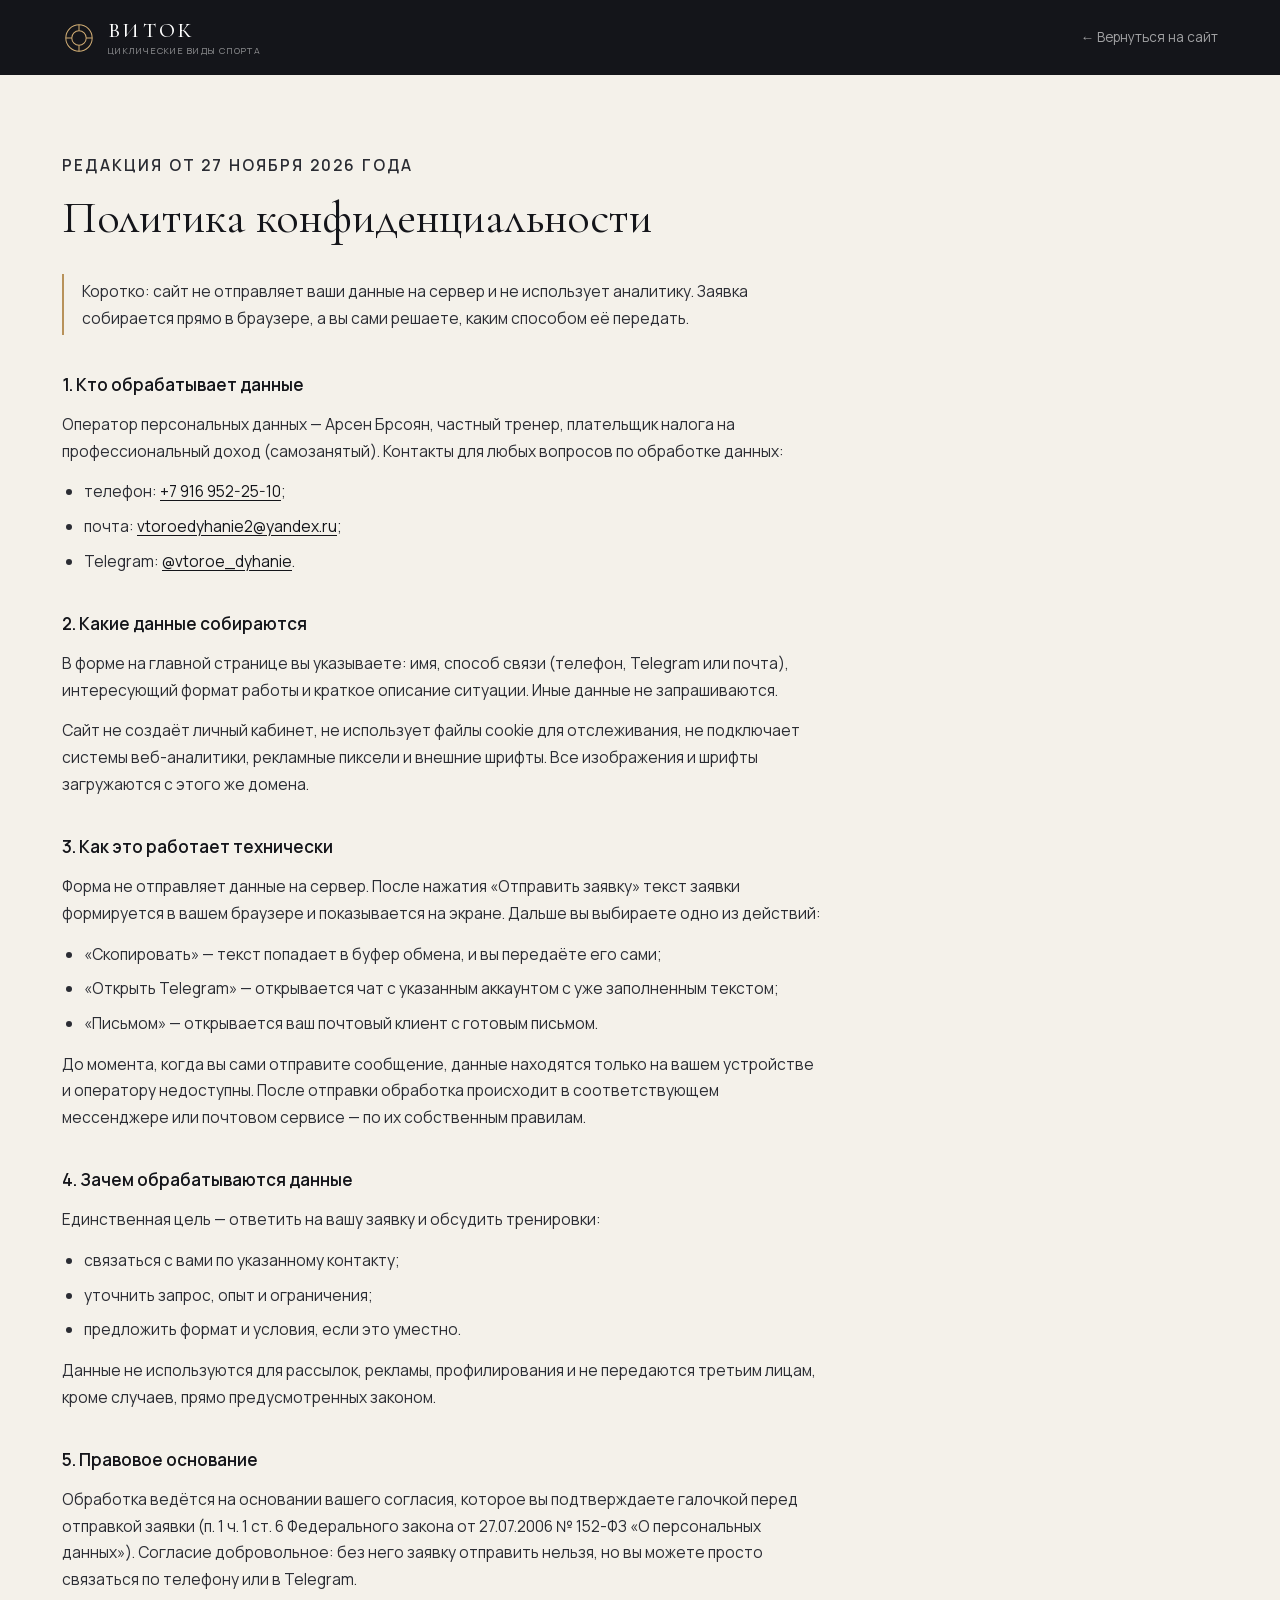
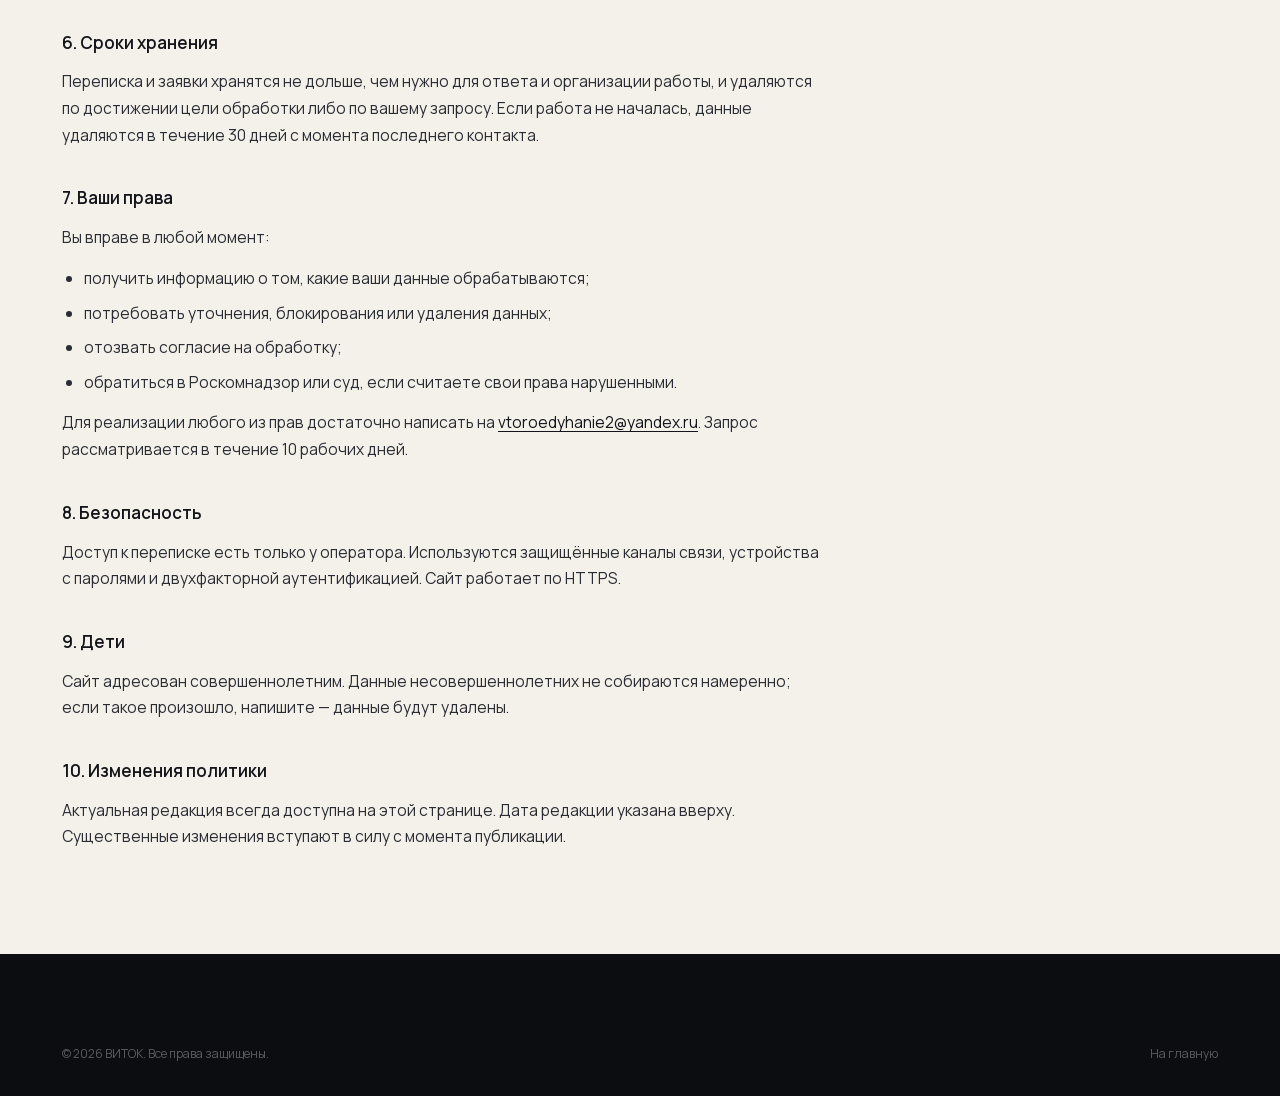
<file: privacy.html>
<!DOCTYPE html>
<html lang="ru">
<head>
<meta charset="utf-8">
<meta name="viewport" content="width=device-width, initial-scale=1">
<title>Политика конфиденциальности — ВИТОК</title>
<meta name="description" content="Как школа ВИТОК обращается с персональными данными: что собирается, зачем, сколько хранится и как отозвать согласие.">
<meta name="theme-color" content="#101113">
<meta name="robots" content="noindex, follow">
<link rel="icon" href="assets/favicon.svg" type="image/svg+xml">
<link rel="preload" href="assets/fonts/manrope-400-cyr.woff2" as="font" type="font/woff2" crossorigin>
<link rel="preload" href="assets/fonts/cormorant-garamond-400-cyr.woff2" as="font" type="font/woff2" crossorigin>
<link rel="stylesheet" href="assets/fonts/fonts.css">
<link rel="stylesheet" href="assets/css/style.css">
</head>
<body>

<header class="legal-head">
  <div class="wrap">
    <a class="brand" href="index.html" aria-label="ВИТОК — на главную">
      <span class="brand__mark" aria-hidden="true">
        <svg viewBox="0 0 40 40" fill="none" stroke="currentColor" stroke-width="1.2">
          <circle cx="20" cy="20" r="15.5"/>
          <circle cx="20" cy="20" r="8.5"/>
          <path d="M20 4.5v7M20 28.5v7M4.5 20h7M28.5 20h7"/>
        </svg>
      </span>
      <span class="brand__text">
        <span class="brand__name">ВИТОК</span>
        <span class="brand__sub">циклические виды спорта</span>
      </span>
    </a>
    <a class="legal-back" href="index.html">← Вернуться на сайт</a>
  </div>
</header>

<main class="legal" id="main">
  <div class="wrap">
    <div class="legal__body">
      <p class="legal__date">Редакция от 27 ноября 2026 года</p>
      <h1>Политика конфиденциальности</h1>

      <p class="legal__note">
        Коротко: сайт не отправляет ваши данные на сервер и не использует аналитику.
        Заявка собирается прямо в браузере, а вы сами решаете, каким способом её передать.
      </p>

      <h2>1. Кто обрабатывает данные</h2>
      <p>
        Оператор персональных данных — Арсен Брсоян, частный тренер, плательщик налога
        на профессиональный доход (самозанятый). Контакты для любых
        вопросов по обработке данных:
      </p>
      <ul>
        <li>телефон: <a href="tel:+79169522510">+7 916 952-25-10</a>;</li>
        <li>почта: <a href="mailto:vtoroedyhanie2@yandex.ru">vtoroedyhanie2@yandex.ru</a>;</li>
        <li>Telegram: <a href="https://t.me/vtoroe_dyhanie" target="_blank" rel="noopener">@vtoroe_dyhanie</a>.</li>
      </ul>

      <h2>2. Какие данные собираются</h2>
      <p>
        В форме на главной странице вы указываете: имя, способ связи (телефон, Telegram
        или почта), интересующий формат работы и краткое описание ситуации. Иные данные
        не запрашиваются.
      </p>
      <p>
        Сайт не создаёт личный кабинет, не использует файлы cookie для отслеживания,
        не подключает системы веб-аналитики, рекламные пиксели и внешние шрифты.
        Все изображения и шрифты загружаются с этого же домена.
      </p>

      <h2>3. Как это работает технически</h2>
      <p>
        Форма не отправляет данные на сервер. После нажатия «Отправить заявку» текст
        заявки формируется в вашем браузере и показывается на экране. Дальше вы выбираете
        одно из действий:
      </p>
      <ul>
        <li>«Скопировать» — текст попадает в буфер обмена, и вы передаёте его сами;</li>
        <li>«Открыть Telegram» — открывается чат с указанным аккаунтом с уже заполненным текстом;</li>
        <li>«Письмом» — открывается ваш почтовый клиент с готовым письмом.</li>
      </ul>
      <p>
        До момента, когда вы сами отправите сообщение, данные находятся только на вашем
        устройстве и оператору недоступны. После отправки обработка происходит в
        соответствующем мессенджере или почтовом сервисе — по их собственным правилам.
      </p>

      <h2>4. Зачем обрабатываются данные</h2>
      <p>Единственная цель — ответить на вашу заявку и обсудить тренировки:</p>
      <ul>
        <li>связаться с вами по указанному контакту;</li>
        <li>уточнить запрос, опыт и ограничения;</li>
        <li>предложить формат и условия, если это уместно.</li>
      </ul>
      <p>
        Данные не используются для рассылок, рекламы, профилирования и не передаются
        третьим лицам, кроме случаев, прямо предусмотренных законом.
      </p>

      <h2>5. Правовое основание</h2>
      <p>
        Обработка ведётся на основании вашего согласия, которое вы подтверждаете галочкой
        перед отправкой заявки (п. 1 ч. 1 ст. 6 Федерального закона от 27.07.2006 № 152-ФЗ
        «О персональных данных»). Согласие добровольное: без него заявку отправить нельзя,
        но вы можете просто связаться по телефону или в Telegram.
      </p>

      <h2>6. Сроки хранения</h2>
      <p>
        Переписка и заявки хранятся не дольше, чем нужно для ответа и организации работы,
        и удаляются по достижении цели обработки либо по вашему запросу. Если работа не
        началась, данные удаляются в течение 30 дней с момента последнего контакта.
      </p>

      <h2>7. Ваши права</h2>
      <p>Вы вправе в любой момент:</p>
      <ul>
        <li>получить информацию о том, какие ваши данные обрабатываются;</li>
        <li>потребовать уточнения, блокирования или удаления данных;</li>
        <li>отозвать согласие на обработку;</li>
        <li>обратиться в Роскомнадзор или суд, если считаете свои права нарушенными.</li>
      </ul>
      <p>
        Для реализации любого из прав достаточно написать на
        <a href="mailto:vtoroedyhanie2@yandex.ru">vtoroedyhanie2@yandex.ru</a>. Запрос
        рассматривается в течение 10 рабочих дней.
      </p>

      <h2>8. Безопасность</h2>
      <p>
        Доступ к переписке есть только у оператора. Используются защищённые каналы связи,
        устройства с паролями и двухфакторной аутентификацией. Сайт работает по HTTPS.
      </p>

      <h2>9. Дети</h2>
      <p>
        Сайт адресован совершеннолетним. Данные несовершеннолетних не собираются
        намеренно; если такое произошло, напишите — данные будут удалены.
      </p>

      <h2>10. Изменения политики</h2>
      <p>
        Актуальная редакция всегда доступна на этой странице. Дата редакции указана вверху.
        Существенные изменения вступают в силу с момента публикации.
      </p>
    </div>
  </div>
</main>

<footer class="footer">
  <div class="wrap">
    <div class="footer__bottom">
      <p>© 2026 ВИТОК. Все права защищены.</p>
      <a href="index.html">На главную</a>
    </div>
  </div>
</footer>

</body>
</html>
</file>
<file: assets/fonts/fonts.css>
@font-face {
  font-family: 'Cormorant Garamond';
  font-style: normal;
  font-weight: 300;
  font-display: swap;
  src: url('../fonts/cormorant-garamond-300-cyr.woff2') format('woff2');
  unicode-range: U+0301, U+0400-045F, U+0490-0491, U+04B0-04B1, U+2116;
}

@font-face {
  font-family: 'Cormorant Garamond';
  font-style: normal;
  font-weight: 300;
  font-display: swap;
  src: url('../fonts/cormorant-garamond-300-lat.woff2') format('woff2');
  unicode-range: U+0000-00FF, U+0131, U+0152-0153, U+02BB-02BC, U+02C6, U+02DA, U+02DC, U+0304, U+0308, U+0329, U+2000-206F, U+20AC, U+2122, U+2191, U+2193, U+2212, U+2215, U+FEFF, U+FFFD;
}

@font-face {
  font-family: 'Cormorant Garamond';
  font-style: normal;
  font-weight: 400;
  font-display: swap;
  src: url('../fonts/cormorant-garamond-400-cyr.woff2') format('woff2');
  unicode-range: U+0301, U+0400-045F, U+0490-0491, U+04B0-04B1, U+2116;
}

@font-face {
  font-family: 'Cormorant Garamond';
  font-style: normal;
  font-weight: 400;
  font-display: swap;
  src: url('../fonts/cormorant-garamond-400-lat.woff2') format('woff2');
  unicode-range: U+0000-00FF, U+0131, U+0152-0153, U+02BB-02BC, U+02C6, U+02DA, U+02DC, U+0304, U+0308, U+0329, U+2000-206F, U+20AC, U+2122, U+2191, U+2193, U+2212, U+2215, U+FEFF, U+FFFD;
}

@font-face {
  font-family: 'Cormorant Garamond';
  font-style: normal;
  font-weight: 500;
  font-display: swap;
  src: url('../fonts/cormorant-garamond-500-cyr.woff2') format('woff2');
  unicode-range: U+0301, U+0400-045F, U+0490-0491, U+04B0-04B1, U+2116;
}

@font-face {
  font-family: 'Cormorant Garamond';
  font-style: normal;
  font-weight: 500;
  font-display: swap;
  src: url('../fonts/cormorant-garamond-500-lat.woff2') format('woff2');
  unicode-range: U+0000-00FF, U+0131, U+0152-0153, U+02BB-02BC, U+02C6, U+02DA, U+02DC, U+0304, U+0308, U+0329, U+2000-206F, U+20AC, U+2122, U+2191, U+2193, U+2212, U+2215, U+FEFF, U+FFFD;
}

@font-face {
  font-family: 'Cormorant Garamond';
  font-style: normal;
  font-weight: 600;
  font-display: swap;
  src: url('../fonts/cormorant-garamond-600-cyr.woff2') format('woff2');
  unicode-range: U+0301, U+0400-045F, U+0490-0491, U+04B0-04B1, U+2116;
}

@font-face {
  font-family: 'Cormorant Garamond';
  font-style: normal;
  font-weight: 600;
  font-display: swap;
  src: url('../fonts/cormorant-garamond-600-lat.woff2') format('woff2');
  unicode-range: U+0000-00FF, U+0131, U+0152-0153, U+02BB-02BC, U+02C6, U+02DA, U+02DC, U+0304, U+0308, U+0329, U+2000-206F, U+20AC, U+2122, U+2191, U+2193, U+2212, U+2215, U+FEFF, U+FFFD;
}

@font-face {
  font-family: 'Manrope';
  font-style: normal;
  font-weight: 300;
  font-display: swap;
  src: url('../fonts/manrope-300-cyr.woff2') format('woff2');
  unicode-range: U+0301, U+0400-045F, U+0490-0491, U+04B0-04B1, U+2116;
}

@font-face {
  font-family: 'Manrope';
  font-style: normal;
  font-weight: 300;
  font-display: swap;
  src: url('../fonts/manrope-300-lat.woff2') format('woff2');
  unicode-range: U+0000-00FF, U+0131, U+0152-0153, U+02BB-02BC, U+02C6, U+02DA, U+02DC, U+0304, U+0308, U+0329, U+2000-206F, U+20AC, U+2122, U+2191, U+2193, U+2212, U+2215, U+FEFF, U+FFFD;
}

@font-face {
  font-family: 'Manrope';
  font-style: normal;
  font-weight: 400;
  font-display: swap;
  src: url('../fonts/manrope-400-cyr.woff2') format('woff2');
  unicode-range: U+0301, U+0400-045F, U+0490-0491, U+04B0-04B1, U+2116;
}

@font-face {
  font-family: 'Manrope';
  font-style: normal;
  font-weight: 400;
  font-display: swap;
  src: url('../fonts/manrope-400-lat.woff2') format('woff2');
  unicode-range: U+0000-00FF, U+0131, U+0152-0153, U+02BB-02BC, U+02C6, U+02DA, U+02DC, U+0304, U+0308, U+0329, U+2000-206F, U+20AC, U+2122, U+2191, U+2193, U+2212, U+2215, U+FEFF, U+FFFD;
}

@font-face {
  font-family: 'Manrope';
  font-style: normal;
  font-weight: 500;
  font-display: swap;
  src: url('../fonts/manrope-500-cyr.woff2') format('woff2');
  unicode-range: U+0301, U+0400-045F, U+0490-0491, U+04B0-04B1, U+2116;
}

@font-face {
  font-family: 'Manrope';
  font-style: normal;
  font-weight: 500;
  font-display: swap;
  src: url('../fonts/manrope-500-lat.woff2') format('woff2');
  unicode-range: U+0000-00FF, U+0131, U+0152-0153, U+02BB-02BC, U+02C6, U+02DA, U+02DC, U+0304, U+0308, U+0329, U+2000-206F, U+20AC, U+2122, U+2191, U+2193, U+2212, U+2215, U+FEFF, U+FFFD;
}

@font-face {
  font-family: 'Manrope';
  font-style: normal;
  font-weight: 600;
  font-display: swap;
  src: url('../fonts/manrope-600-cyr.woff2') format('woff2');
  unicode-range: U+0301, U+0400-045F, U+0490-0491, U+04B0-04B1, U+2116;
}

@font-face {
  font-family: 'Manrope';
  font-style: normal;
  font-weight: 600;
  font-display: swap;
  src: url('../fonts/manrope-600-lat.woff2') format('woff2');
  unicode-range: U+0000-00FF, U+0131, U+0152-0153, U+02BB-02BC, U+02C6, U+02DA, U+02DC, U+0304, U+0308, U+0329, U+2000-206F, U+20AC, U+2122, U+2191, U+2193, U+2212, U+2215, U+FEFF, U+FFFD;
}

@font-face {
  font-family: 'Manrope';
  font-style: normal;
  font-weight: 700;
  font-display: swap;
  src: url('../fonts/manrope-700-cyr.woff2') format('woff2');
  unicode-range: U+0301, U+0400-045F, U+0490-0491, U+04B0-04B1, U+2116;
}

@font-face {
  font-family: 'Manrope';
  font-style: normal;
  font-weight: 700;
  font-display: swap;
  src: url('../fonts/manrope-700-lat.woff2') format('woff2');
  unicode-range: U+0000-00FF, U+0131, U+0152-0153, U+02BB-02BC, U+02C6, U+02DA, U+02DC, U+0304, U+0308, U+0329, U+2000-206F, U+20AC, U+2122, U+2191, U+2193, U+2212, U+2215, U+FEFF, U+FFFD;
}
</file>
<file: assets/css/style.css>
/* ВИТОК — школа циклических видов спорта */

:root {
  --ink: #14151a;
  --ink-2: #1b1d23;
  --ink-3: #23262d;
  --paper: #f4f1ea;
  --paper-2: #eae5da;
  --brass: #b8925a;
  --brass-l: #d0ac74;
  --text: #2a2c33;
  --muted: #6b6f7a;
  --muted-l: #9aa0ab;
  --line: rgba(20, 21, 26, 0.12);
  --line-l: rgba(255, 255, 255, 0.12);
  --wrap: 1220px;
  --serif: 'Cormorant Garamond', 'Times New Roman', serif;
  --sans: 'Manrope', -apple-system, BlinkMacSystemFont, 'Segoe UI', sans-serif;
}

* { box-sizing: border-box; }

html { scroll-behavior: smooth; }

body {
  margin: 0;
  background: var(--paper);
  color: var(--text);
  font-family: var(--sans);
  font-size: 17px;
  line-height: 1.65;
  font-weight: 400;
  -webkit-font-smoothing: antialiased;
  overflow-x: hidden;
}

img { max-width: 100%; display: block; }

a { color: inherit; text-decoration: none; }

button { font: inherit; cursor: pointer; }

::selection { background: var(--brass); color: #fff; }

.skip {
  position: absolute;
  left: -9999px;
  top: 0;
  background: var(--ink);
  color: #fff;
  padding: 12px 20px;
  z-index: 999;
}
.skip:focus { left: 12px; top: 12px; }

/* ---------- Типографика ---------- */

.eyebrow {
  font-size: 11px;
  letter-spacing: 0.22em;
  text-transform: uppercase;
  color: var(--brass);
  font-weight: 600;
  margin: 0 0 22px;
}

.eyebrow--light { color: var(--brass-l); }

.h2 {
  font-family: var(--serif);
  font-weight: 400;
  font-size: clamp(30px, 4vw, 52px);
  line-height: 1.1;
  letter-spacing: -0.01em;
  margin: 0;
  color: var(--ink);
}

.section--dark .h2 { color: #fff; }

.section__lead {
  max-width: 620px;
  margin: 24px 0 0;
  color: var(--muted);
  font-size: 17px;
  line-height: 1.7;
}

.section--dark .section__lead { color: var(--muted-l); }

/* ---------- Сетка ---------- */

.wrap {
  width: 100%;
  max-width: var(--wrap);
  margin: 0 auto;
  padding: 0 32px;
}

.wrap--narrow { max-width: 900px; }

.section {
  padding: clamp(72px, 9vw, 132px) 0;
  position: relative;
}

.section--dark {
  background: var(--ink);
  color: #d8dae0;
}

.section--dark .card p { color: var(--muted-l); }

.section--paper { background: var(--paper-2); }

.section__head { margin-bottom: clamp(44px, 5vw, 72px); }

/* ---------- Хедер ---------- */

.header {
  position: fixed;
  inset: 0 0 auto 0;
  z-index: 100;
  transition: background 0.35s ease, box-shadow 0.35s ease, border-color 0.35s ease;
  border-bottom: 1px solid transparent;
}

.header__inner {
  max-width: var(--wrap);
  margin: 0 auto;
  padding: 20px 32px;
  display: flex;
  align-items: center;
  gap: 32px;
  transition: padding 0.35s ease;
}

.header.is-solid {
  background: rgba(20, 21, 26, 0.94);
  backdrop-filter: blur(14px);
  border-bottom-color: var(--line-l);
}

.header.is-solid .header__inner { padding-top: 13px; padding-bottom: 13px; }

.brand {
  display: flex;
  align-items: center;
  gap: 12px;
  color: #fff;
  flex-shrink: 0;
}

.brand__mark {
  width: 34px;
  height: 34px;
  color: var(--brass-l);
  flex-shrink: 0;
}

.brand__mark svg { width: 100%; height: 100%; }

.brand__text { display: flex; flex-direction: column; line-height: 1; }

.brand__name {
  font-family: var(--serif);
  font-size: 21px;
  letter-spacing: 0.16em;
  font-weight: 500;
}

.brand__sub {
  font-size: 9px;
  letter-spacing: 0.14em;
  text-transform: uppercase;
  color: rgba(255, 255, 255, 0.5);
  margin-top: 5px;
}

.nav {
  display: flex;
  align-items: center;
  gap: 22px;
  margin-left: auto;
}

.nav a {
  font-size: 13.5px;
  color: rgba(255, 255, 255, 0.72);
  transition: color 0.2s;
  letter-spacing: 0.01em;
  white-space: nowrap;
}

.nav a:hover { color: #fff; }

.nav__cta {
  border: 1px solid rgba(208, 172, 116, 0.55);
  padding: 10px 20px;
  color: var(--brass-l) !important;
  transition: background 0.25s, color 0.25s;
  font-size: 13px !important;
}

.nav__cta:hover {
  background: var(--brass);
  color: #fff !important;
  border-color: var(--brass);
}

.header__phone {
  color: rgba(255, 255, 255, 0.62);
  font-size: 13.5px;
  white-space: nowrap;
  letter-spacing: 0.02em;
}

.burger {
  display: none;
  width: 44px;
  height: 44px;
  border: 0;
  background: none;
  padding: 0;
  position: relative;
  margin-left: auto;
}

.burger span {
  position: absolute;
  left: 11px;
  right: 11px;
  height: 1px;
  background: #fff;
  transition: transform 0.3s, opacity 0.3s;
}

.burger span:first-child { top: 19px; }
.burger span:last-child { top: 25px; }

.burger[aria-expanded="true"] span:first-child { transform: translateY(3px) rotate(45deg); }
.burger[aria-expanded="true"] span:last-child { transform: translateY(-3px) rotate(-45deg); }

/* ---------- Hero ---------- */

.hero {
  position: relative;
  min-height: 100svh;
  display: flex;
  align-items: flex-end;
  padding: 160px 0 56px;
  overflow: hidden;
  background: var(--ink);
}

.hero__media {
  position: absolute;
  inset: 0;
}

.hero__media img {
  width: 100%;
  height: 100%;
  object-fit: cover;
  object-position: center 42%;
  transform: scale(1.04);
  animation: heroZoom 24s ease-out forwards;
}

@keyframes heroZoom {
  from { transform: scale(1.12); }
  to { transform: scale(1); }
}

.hero__veil {
  position: absolute;
  inset: 0;
  background:
    linear-gradient(180deg, rgba(12, 13, 16, 0.82) 0%, rgba(12, 13, 16, 0.38) 34%, rgba(12, 13, 16, 0.72) 78%, rgba(12, 13, 16, 0.95) 100%),
    linear-gradient(90deg, rgba(12, 13, 16, 0.78) 0%, rgba(12, 13, 16, 0.15) 62%, rgba(12, 13, 16, 0.5) 100%);
}

.hero__inner {
  position: relative;
  z-index: 2;
  max-width: var(--wrap);
  margin: 0 auto;
  padding: 0 32px;
  width: 100%;
}

.hero__title {
  font-family: var(--serif);
  font-weight: 400;
  font-size: clamp(38px, 6.6vw, 86px);
  line-height: 1.02;
  letter-spacing: -0.02em;
  color: #fff;
  margin: 0 0 30px;
  max-width: 15ch;
}

.hero__lead {
  max-width: 560px;
  color: rgba(255, 255, 255, 0.78);
  font-size: clamp(15px, 1.4vw, 18px);
  line-height: 1.65;
  margin: 0 0 38px;
}

.hero__actions {
  display: flex;
  gap: 14px;
  flex-wrap: wrap;
  margin-bottom: 64px;
}

.hero__stats {
  display: grid;
  grid-template-columns: repeat(4, 1fr);
  gap: 24px;
  margin: 0;
  padding-top: 30px;
  border-top: 1px solid rgba(255, 255, 255, 0.16);
  max-width: 860px;
}

.hero__stats dt {
  font-family: var(--serif);
  font-size: clamp(24px, 2.4vw, 34px);
  color: var(--brass-l);
  line-height: 1;
  margin-bottom: 8px;
}

.hero__stats dd {
  margin: 0;
  font-size: 12.5px;
  color: rgba(255, 255, 255, 0.55);
  line-height: 1.45;
}

.hero__scroll {
  position: absolute;
  right: 32px;
  bottom: 56px;
  z-index: 2;
  display: flex;
  flex-direction: column;
  align-items: center;
  gap: 12px;
  color: rgba(255, 255, 255, 0.4);
  font-size: 10px;
  letter-spacing: 0.2em;
  text-transform: uppercase;
}

.hero__scroll i {
  display: block;
  width: 1px;
  height: 56px;
  background: linear-gradient(180deg, var(--brass-l), transparent);
  animation: scrollLine 2.4s ease-in-out infinite;
}

@keyframes scrollLine {
  0%, 100% { opacity: 0.3; transform: scaleY(0.7); transform-origin: top; }
  50% { opacity: 1; transform: scaleY(1); transform-origin: top; }
}

/* ---------- Кнопки ---------- */

.btn {
  display: inline-flex;
  align-items: center;
  justify-content: center;
  gap: 10px;
  padding: 16px 32px;
  font-size: 14px;
  letter-spacing: 0.04em;
  border: 1px solid transparent;
  transition: background 0.25s, color 0.25s, border-color 0.25s, transform 0.25s;
  white-space: nowrap;
  text-align: center;
}

.btn--brass {
  background: var(--brass);
  color: #fff;
  border-color: var(--brass);
}

.btn--brass:hover { background: #a37e4a; border-color: #a37e4a; }

.btn--ghost {
  border-color: rgba(255, 255, 255, 0.34);
  color: #fff;
}

.btn--ghost:hover { background: rgba(255, 255, 255, 0.1); border-color: rgba(255, 255, 255, 0.6); }

.btn--line {
  border-color: var(--line);
  color: var(--ink);
}

.btn--line:hover { background: var(--ink); color: #fff; border-color: var(--ink); }

.btn--wide { width: 100%; }

/* ---------- Секция «кому» ---------- */

.split {
  display: grid;
  grid-template-columns: 1.15fr 0.85fr;
  gap: clamp(32px, 5vw, 80px);
}

.split__label {
  font-size: 11px;
  letter-spacing: 0.2em;
  text-transform: uppercase;
  color: var(--brass);
  font-weight: 600;
  margin: 0 0 26px;
  padding-bottom: 14px;
  border-bottom: 1px solid var(--line);
}

.check, .cross { list-style: none; margin: 0; padding: 0; }

.check li, .cross li {
  position: relative;
  padding-left: 30px;
  margin-bottom: 18px;
  font-size: 16.5px;
  line-height: 1.55;
}

.check li::before {
  content: "";
  position: absolute;
  left: 0;
  top: 10px;
  width: 14px;
  height: 1px;
  background: var(--brass);
}

.cross li { color: var(--muted); }

.cross li::before {
  content: "—";
  position: absolute;
  left: 0;
  top: 0;
  color: var(--muted-l);
}

.split__col--muted { padding-left: clamp(0px, 3vw, 44px); border-left: 1px solid var(--line); }

.split__note {
  margin: 30px 0 0;
  font-size: 15px;
  color: var(--muted);
  line-height: 1.6;
  padding-left: 30px;
  border-left: 2px solid var(--brass);
}

/* ---------- Сетки карточек ---------- */

.grid { display: grid; gap: 1px; background: var(--line-l); }

.section--dark .grid { background: rgba(255, 255, 255, 0.1); }

.grid--3 { grid-template-columns: repeat(3, 1fr); }
.grid--2 { grid-template-columns: repeat(2, 1fr); }

.card {
  background: var(--ink);
  padding: clamp(28px, 3vw, 44px);
  transition: background 0.3s;
}

.card--dark { background: var(--ink); }

.card--dark:hover { background: var(--ink-2); }

.card__num {
  display: block;
  font-family: var(--serif);
  font-size: 15px;
  color: var(--brass);
  letter-spacing: 0.1em;
  margin-bottom: 22px;
}

.card h3 {
  font-family: var(--serif);
  font-weight: 400;
  font-size: clamp(21px, 2vw, 26px);
  line-height: 1.25;
  margin: 0 0 14px;
  color: #fff;
  letter-spacing: -0.005em;
}

.card p {
  margin: 0;
  font-size: 15px;
  line-height: 1.65;
}

/* ---------- Таблица параллелей ---------- */

.table {
  border-top: 1px solid var(--line);
}

.table__row {
  display: grid;
  grid-template-columns: 1fr 1fr;
  gap: 32px;
  padding: 20px 0;
  border-bottom: 1px solid var(--line);
  font-size: 15.5px;
  align-items: baseline;
}

.table__row span:first-child {
  font-family: var(--serif);
  font-size: clamp(17px, 1.6vw, 21px);
  color: var(--ink);
}

.table__row span:last-child { color: var(--muted); }

.table__row--head {
  padding: 0 0 14px;
  border-bottom: 0;
  font-size: 10.5px;
  letter-spacing: 0.2em;
  text-transform: uppercase;
  color: var(--brass);
  font-weight: 600;
}

.table__row--head span {
  font-family: var(--sans) !important;
  font-size: 10.5px !important;
  color: var(--brass) !important;
  letter-spacing: 0.2em;
}

.table__foot {
  margin: 34px 0 0;
  font-family: var(--serif);
  font-size: clamp(19px, 2vw, 26px);
  line-height: 1.4;
  color: var(--ink);
  max-width: 720px;
}

/* ---------- Не зал ---------- */

.table--dark { border-top-color: rgba(255, 255, 255, 0.16); }

.table--dark .table__row { border-bottom-color: rgba(255, 255, 255, 0.12); }

.table--dark .table__row span:first-child { color: #fff; }

.table--dark .table__row span:last-child { color: var(--brass-l); }

.versus {
  display: grid;
  grid-template-columns: 1fr 1fr;
  gap: clamp(32px, 5vw, 72px);
  margin-top: clamp(44px, 5vw, 72px);
}

.versus__title {
  font-family: var(--serif);
  font-weight: 400;
  font-size: clamp(21px, 2.2vw, 28px);
  color: #fff;
  margin: 0 0 24px;
  padding-bottom: 14px;
  border-bottom: 1px solid rgba(255, 255, 255, 0.14);
}

.check--light li { color: var(--muted-l); font-size: 16px; }

.versus__note {
  margin: clamp(38px, 4vw, 56px) 0 0;
  font-family: var(--serif);
  font-size: clamp(19px, 2vw, 25px);
  line-height: 1.45;
  color: #fff;
  max-width: 820px;
  padding-left: 24px;
  border-left: 2px solid var(--brass);
}

/* ---------- Дисциплины ---------- */

.disc {
  display: grid;
  gap: clamp(20px, 3vw, 34px);
}

.disc__item {
  display: grid;
  grid-template-columns: 1fr 1fr;
  background: var(--paper);
  overflow: hidden;
  min-height: 340px;
}

.disc__item:nth-child(even) .disc__media { order: 2; }

.disc__media {
  position: relative;
  overflow: hidden;
  background: var(--ink-2);
}

.disc__media img {
  width: 100%;
  height: 100%;
  object-fit: cover;
  transition: transform 0.9s cubic-bezier(0.2, 0.6, 0.2, 1);
}

.disc__item:hover .disc__media img { transform: scale(1.05); }

.disc__place {
  position: absolute;
  left: 16px;
  bottom: 16px;
  z-index: 2;
  margin: 0;
  padding: 7px 12px;
  font-size: 11px;
  font-weight: 600;
  letter-spacing: 0.14em;
  text-transform: uppercase;
  color: #f4f1ea;
  background: rgba(20, 21, 26, 0.72);
  backdrop-filter: blur(6px);
  pointer-events: none;
}

.disc__body {
  padding: clamp(28px, 4vw, 60px);
  display: flex;
  flex-direction: column;
  justify-content: center;
}

.disc__body h3 {
  font-family: var(--serif);
  font-weight: 400;
  font-size: clamp(26px, 3vw, 40px);
  margin: 0 0 18px;
  line-height: 1.1;
  color: var(--ink);
}

.disc__body p {
  margin: 0 0 16px;
  font-size: 16px;
  line-height: 1.65;
  color: var(--muted);
  max-width: 46ch;
}

.disc__meta {
  margin: 0 !important;
  font-size: 12px !important;
  letter-spacing: 0.16em;
  text-transform: uppercase;
  color: var(--brass) !important;
  font-weight: 600;
  padding-top: 18px;
  border-top: 1px solid var(--line);
  max-width: 100% !important;
}

/* ---------- Шаги ---------- */

.steps {
  list-style: none;
  margin: 0;
  padding: 0;
  border-top: 1px solid var(--line);
}

.steps__item {
  display: grid;
  grid-template-columns: 90px 1fr;
  gap: clamp(16px, 3vw, 48px);
  padding: clamp(28px, 3.4vw, 44px) 0;
  border-bottom: 1px solid var(--line);
}

.steps__num {
  font-family: var(--serif);
  font-size: 15px;
  color: var(--brass);
  letter-spacing: 0.12em;
  padding-top: 6px;
}

.steps__body h3 {
  font-family: var(--serif);
  font-weight: 400;
  font-size: clamp(22px, 2.4vw, 30px);
  margin: 0 0 8px;
  color: var(--ink);
  line-height: 1.2;
}

.steps__time {
  font-size: 11.5px;
  letter-spacing: 0.14em;
  text-transform: uppercase;
  color: var(--muted-l);
  margin: 0 0 16px;
}

.steps__body p:last-child {
  margin: 0;
  color: var(--muted);
  font-size: 16px;
  line-height: 1.68;
  max-width: 68ch;
}

.method__note {
  margin-top: clamp(40px, 5vw, 64px);
  padding: clamp(28px, 3.4vw, 44px);
  background: var(--ink);
  color: #d8dae0;
}

.method__note h3 {
  font-family: var(--serif);
  font-weight: 400;
  font-size: clamp(21px, 2.2vw, 28px);
  color: #fff;
  margin: 0 0 26px;
}

.method__cols {
  display: grid;
  grid-template-columns: 1fr 1fr;
  gap: 24px 48px;
}

.check--tight li { color: var(--muted-l); font-size: 15px; margin-bottom: 14px; }

/* ---------- Цены ---------- */

.prices {
  display: grid;
  grid-template-columns: repeat(2, 1fr);
  gap: 20px;
  align-items: stretch;
}

.price {
  background: var(--paper);
  padding: clamp(28px, 3vw, 40px);
  border: 1px solid rgba(20, 21, 26, 0.09);
  display: flex;
  flex-direction: column;
  height: 100%;
  position: relative;
  transition: transform 0.3s, box-shadow 0.3s;
}

.price:hover { transform: translateY(-3px); box-shadow: 0 20px 50px -28px rgba(20, 21, 26, 0.45); }

.price--feature {
  background: var(--ink);
  color: #d8dae0;
  border-color: var(--ink);
}

.price__badge {
  position: absolute;
  top: -11px;
  left: clamp(28px, 3vw, 40px);
  background: var(--brass);
  color: #fff;
  font-size: 10px;
  letter-spacing: 0.16em;
  text-transform: uppercase;
  padding: 5px 12px;
  margin: 0;
  font-weight: 600;
}

.price__name {
  font-family: var(--serif);
  font-weight: 400;
  font-size: 27px;
  margin: 0 0 18px;
  color: var(--ink);
  line-height: 1.1;
}

.price--feature .price__name { color: #fff; }

.price__sum {
  font-family: var(--serif);
  font-size: clamp(32px, 3.4vw, 44px);
  line-height: 1;
  margin: 0 0 8px;
  color: var(--brass);
}

.price__term {
  font-size: 13px;
  color: var(--muted);
  margin: 0 0 26px;
  padding-bottom: 24px;
  border-bottom: 1px solid var(--line);
}

.price--feature .price__term { color: var(--muted-l); border-bottom-color: var(--line-l); }

.price__list {
  list-style: none;
  margin: 0 0 30px;
  padding: 0;
  flex: 1;
}

.price__list li {
  position: relative;
  padding-left: 22px;
  font-size: 14.5px;
  line-height: 1.55;
  margin-bottom: 13px;
  color: var(--muted);
}

.price--feature .price__list li { color: var(--muted-l); }

.price__sub {
  margin: -8px 0 26px;
  padding-top: 20px;
  border-top: 1px solid var(--line);
}

.price__sub-title {
  font-size: 10px;
  letter-spacing: 0.16em;
  text-transform: uppercase;
  color: var(--brass);
  margin: 0 0 14px;
  font-weight: 600;
}

.price__list--sub { margin-bottom: 0; flex: 0 0 auto; }

.price__list--sub li { font-size: 13.5px; margin-bottom: 11px; }

.price__list li::before {
  content: "";
  position: absolute;
  left: 0;
  top: 9px;
  width: 9px;
  height: 1px;
  background: var(--brass);
}

.price--feature .btn--brass { border-color: var(--brass); }

.prices__foot {
  display: grid;
  grid-template-columns: 1fr 1fr;
  gap: 24px 48px;
  margin-top: clamp(36px, 4vw, 52px);
  padding-top: 30px;
  border-top: 1px solid var(--line);
}

.prices__foot p {
  margin: 0;
  font-size: 14.5px;
  line-height: 1.6;
  color: var(--muted);
}

.prices__foot strong { color: var(--ink); font-weight: 600; }

/* ---------- Обо мне ---------- */

.about {
  display: grid;
  grid-template-columns: 0.85fr 1.15fr;
  gap: clamp(32px, 5vw, 76px);
  align-items: start;
}

.about__media { position: sticky; top: 110px; }

.about__media img {
  width: 100%;
  aspect-ratio: 4 / 5;
  object-fit: cover;
  object-position: center 30%;
  filter: saturate(0.95);
}

.about__caption {
  font-size: 11.5px;
  letter-spacing: 0.14em;
  text-transform: uppercase;
  color: var(--muted-l);
  margin: 16px 0 0;
}

.about__body .h2 { margin-bottom: 28px; }

.about__body > p {
  color: var(--muted);
  font-size: 16.5px;
  line-height: 1.72;
  margin: 0 0 18px;
  max-width: 62ch;
}

.about__facts {
  display: grid;
  grid-template-columns: 1fr 1fr;
  gap: 1px;
  background: var(--line);
  margin: 34px 0 0;
  border: 1px solid var(--line);
}

.about__facts > div { background: var(--paper); padding: 22px 24px; }

.about__facts dt {
  font-family: var(--serif);
  font-size: 30px;
  color: var(--brass);
  line-height: 1;
  margin-bottom: 8px;
}

.about__facts dd {
  margin: 0;
  font-size: 13px;
  color: var(--muted);
  line-height: 1.5;
}

/* ---------- Принципы ---------- */

.principles {
  display: grid;
  grid-template-columns: repeat(3, 1fr);
  gap: 1px;
  background: rgba(255, 255, 255, 0.1);
}

.principles__item {
  background: var(--ink);
  padding: clamp(24px, 2.6vw, 36px);
  transition: background 0.3s;
}

.principles__item:hover { background: var(--ink-2); }

.principles__item span {
  display: block;
  font-family: var(--serif);
  font-size: clamp(20px, 2vw, 25px);
  color: #fff;
  margin-bottom: 10px;
  text-decoration: line-through;
  text-decoration-color: var(--brass);
  text-decoration-thickness: 1px;
}

.principles__item p {
  margin: 0;
  font-size: 14.5px;
  line-height: 1.6;
  color: var(--muted-l);
}

/* ---------- FAQ ---------- */

.faq { border-top: 1px solid var(--line); }

.faq__item { border-bottom: 1px solid var(--line); }

.faq__q {
  width: 100%;
  background: none;
  border: 0;
  padding: 24px 44px 24px 0;
  text-align: left;
  display: flex;
  align-items: baseline;
  justify-content: space-between;
  gap: 24px;
  font-family: var(--serif);
  font-size: clamp(18px, 1.9vw, 23px);
  color: var(--ink);
  line-height: 1.35;
  position: relative;
  transition: color 0.2s;
}

.faq__q:hover { color: var(--brass); }

.faq__q i {
  position: absolute;
  right: 6px;
  top: 50%;
  width: 13px;
  height: 13px;
  margin-top: -6px;
  flex-shrink: 0;
}

.faq__q i::before,
.faq__q i::after {
  content: "";
  position: absolute;
  background: var(--brass);
  transition: transform 0.3s, opacity 0.3s;
}

.faq__q i::before { left: 0; right: 0; top: 6px; height: 1px; }
.faq__q i::after { top: 0; bottom: 0; left: 6px; width: 1px; }

.faq__q[aria-expanded="true"] i::after { transform: scaleY(0); opacity: 0; }

.faq__a {
  overflow: hidden;
  max-height: 0;
  transition: max-height 0.42s cubic-bezier(0.3, 0.7, 0.2, 1);
}

.faq__a p {
  margin: 0;
  padding: 0 60px 28px 0;
  color: var(--muted);
  font-size: 16px;
  line-height: 1.7;
  max-width: 70ch;
}

/* ---------- Контакт ---------- */

.section--contact {
  background: var(--ink);
  color: #d8dae0;
  position: relative;
  overflow: hidden;
}

.section--contact::before {
  content: "";
  position: absolute;
  right: -160px;
  top: -160px;
  width: 520px;
  height: 520px;
  border: 1px solid rgba(184, 146, 90, 0.16);
  border-radius: 50%;
  pointer-events: none;
}

.section--contact::after {
  content: "";
  position: absolute;
  right: -60px;
  top: -60px;
  width: 320px;
  height: 320px;
  border: 1px solid rgba(184, 146, 90, 0.1);
  border-radius: 50%;
  pointer-events: none;
}

.contact {
  display: grid;
  grid-template-columns: 1fr 1fr;
  gap: clamp(36px, 5vw, 84px);
  position: relative;
  z-index: 1;
}

.section--contact .h2 { color: #fff; margin-bottom: 24px; }

.contact__lead {
  color: var(--muted-l);
  font-size: 16.5px;
  line-height: 1.7;
  margin: 0 0 40px;
  max-width: 44ch;
}

.contact__list { list-style: none; margin: 0; padding: 0; }

.contact__list li {
  display: grid;
  grid-template-columns: 120px 1fr;
  gap: 16px;
  padding: 16px 0;
  border-top: 1px solid var(--line-l);
  align-items: baseline;
}

.contact__list li:last-child { border-bottom: 1px solid var(--line-l); }

.contact__list span {
  font-size: 10.5px;
  letter-spacing: 0.18em;
  text-transform: uppercase;
  color: var(--brass-l);
}

.contact__list a, .contact__list p {
  margin: 0;
  font-size: 16px;
  color: #fff;
  transition: color 0.2s;
}

.contact__list a:hover { color: var(--brass-l); }

/* ---------- Форма ---------- */

.form {
  background: var(--ink-2);
  padding: clamp(26px, 3vw, 40px);
  border: 1px solid var(--line-l);
}

.form__field { margin-bottom: 20px; }

.form__field label {
  display: block;
  font-size: 11px;
  letter-spacing: 0.16em;
  text-transform: uppercase;
  color: var(--muted-l);
  margin-bottom: 9px;
}

.form__field input,
.form__field select,
.form__field textarea {
  width: 100%;
  background: transparent;
  border: 0;
  border-bottom: 1px solid rgba(255, 255, 255, 0.18);
  color: #fff;
  font-family: var(--sans);
  font-size: 16px;
  padding: 10px 0;
  transition: border-color 0.25s;
  border-radius: 0;
  -webkit-appearance: none;
  appearance: none;
}

.form__field select { cursor: pointer; }
.form__field select option { background: var(--ink-2); color: #fff; }

.form__field input::placeholder,
.form__field textarea::placeholder { color: rgba(255, 255, 255, 0.3); }

.form__field input:focus,
.form__field select:focus,
.form__field textarea:focus {
  outline: none;
  border-bottom-color: var(--brass);
}

.form__field textarea { resize: vertical; min-height: 88px; }

.form__field.has-error input,
.form__field.has-error textarea { border-bottom-color: #c4634f; }

.form__check {
  display: flex;
  gap: 12px;
  align-items: flex-start;
  font-size: 13px;
  color: var(--muted-l);
  line-height: 1.5;
  margin: 8px 0 24px;
  cursor: pointer;
}

.form__check input {
  width: 17px;
  height: 17px;
  margin: 2px 0 0;
  accent-color: var(--brass);
  flex-shrink: 0;
}

.form__check a { color: var(--brass-l); text-decoration: underline; text-underline-offset: 3px; }

.form__check.has-error { color: #d98b76; }

.form__hint {
  font-size: 12px;
  color: rgba(255, 255, 255, 0.32);
  margin: 16px 0 0;
  line-height: 1.5;
}

.form__result { padding: 4px 0; }

.form__result-title {
  font-family: var(--serif);
  font-size: 28px;
  color: #fff;
  margin: 0 0 12px;
}

.form__result-text {
  font-size: 14.5px;
  color: var(--muted-l);
  line-height: 1.6;
  margin: 0 0 20px;
}

.form__preview {
  background: rgba(255, 255, 255, 0.04);
  border: 1px solid var(--line-l);
  padding: 18px;
  font-family: ui-monospace, SFMono-Regular, Menlo, monospace;
  font-size: 12.5px;
  line-height: 1.7;
  color: #c9ccd4;
  white-space: pre-wrap;
  word-break: break-word;
  margin: 0 0 20px;
  max-height: 220px;
  overflow: auto;
}

.form__result-actions {
  display: flex;
  gap: 10px;
  flex-wrap: wrap;
  margin-bottom: 18px;
}

.form__result-actions .btn { padding: 13px 22px; font-size: 13px; }

.form__result-actions .btn--line {
  color: #fff;
  border-color: rgba(255, 255, 255, 0.24);
}

.form__result-actions .btn--line:hover { background: rgba(255, 255, 255, 0.1); color: #fff; }

.form__again {
  background: none;
  border: 0;
  padding: 0;
  color: var(--muted-l);
  font-size: 13px;
  text-decoration: underline;
  text-underline-offset: 4px;
}

.form__again:hover { color: #fff; }

/* ---------- Подвал ---------- */

.footer {
  background: #0c0d10;
  color: rgba(255, 255, 255, 0.55);
  padding: 64px 0 32px;
}

.footer__top {
  display: grid;
  grid-template-columns: 1fr 1.4fr 1fr;
  gap: 40px;
  padding-bottom: 44px;
  border-bottom: 1px solid rgba(255, 255, 255, 0.09);
}

.footer__brand .brand__name { color: #fff; display: block; margin-bottom: 14px; }

.footer__brand p { margin: 0; font-size: 13.5px; line-height: 1.6; }

.footer__nav {
  display: grid;
  grid-template-columns: 1fr 1fr;
  gap: 10px 24px;
  align-content: start;
}

.footer__nav a {
  font-size: 13.5px;
  color: rgba(255, 255, 255, 0.5);
  transition: color 0.2s;
}

.footer__nav a:hover { color: var(--brass-l); }

.footer__contacts {
  display: flex;
  flex-direction: column;
  gap: 10px;
  align-items: flex-start;
}

.footer__contacts a { font-size: 13.5px; transition: color 0.2s; }
.footer__contacts a:hover { color: var(--brass-l); }

.footer__bottom {
  display: flex;
  justify-content: space-between;
  gap: 20px;
  padding-top: 26px;
  font-size: 12px;
  color: rgba(255, 255, 255, 0.32);
  flex-wrap: wrap;
}

.footer__bottom p { margin: 0; }
.footer__bottom a { transition: color 0.2s; }
.footer__bottom a:hover { color: var(--brass-l); }

.footer__credits {
  margin: 16px 0 0;
  font-size: 11.5px;
  line-height: 1.7;
  color: rgba(255, 255, 255, 0.26);
  max-width: 760px;
}

.footer__credits a { color: rgba(255, 255, 255, 0.4); text-decoration: underline; text-underline-offset: 2px; }
.footer__credits a:hover { color: var(--brass-l); }

/* ---------- Правовые страницы ---------- */

.legal-head {
  background: var(--ink);
  padding: 20px 0;
}

.legal-head .wrap {
  display: flex;
  align-items: center;
  justify-content: space-between;
  gap: 24px;
  flex-wrap: wrap;
}

.legal-head .brand { color: #fff; }

.legal-back {
  font-size: 13.5px;
  color: rgba(255, 255, 255, 0.6);
  transition: color 0.2s;
}

.legal-back:hover { color: #fff; }

.legal {
  background: var(--paper);
  padding: clamp(48px, 6vw, 88px) 0 clamp(56px, 7vw, 96px);
}

.legal__body { max-width: 760px; }

.legal__date {
  font-size: 12px;
  letter-spacing: 0.14em;
  text-transform: uppercase;
  color: var(--brass);
  font-weight: 600;
  margin: 0 0 26px;
}

.legal h1 {
  font-family: var(--serif);
  font-weight: 400;
  font-size: clamp(30px, 4vw, 46px);
  line-height: 1.12;
  color: var(--ink);
  margin: 0 0 30px;
}

.legal h2 {
  font-family: var(--sans);
  font-weight: 600;
  font-size: 17px;
  line-height: 1.4;
  color: var(--ink);
  margin: 38px 0 14px;
}

.legal p,
.legal li {
  font-size: 15.5px;
  line-height: 1.72;
  color: var(--text);
  margin: 0 0 14px;
}

.legal ul {
  margin: 0 0 14px;
  padding-left: 22px;
}

.legal li { margin-bottom: 8px; }

.legal a { color: var(--ink); text-decoration: underline; text-underline-offset: 3px; }
.legal a:hover { color: var(--brass); }

.legal__note {
  border-left: 2px solid var(--brass);
  padding: 4px 0 4px 18px;
  margin: 0 0 22px;
  color: var(--muted);
  font-size: 15px;
  line-height: 1.7;
}

/* ---------- Анимации появления ---------- */

.reveal {
  opacity: 0;
  transform: translateY(22px);
  transition: opacity 0.8s cubic-bezier(0.2, 0.6, 0.2, 1), transform 0.8s cubic-bezier(0.2, 0.6, 0.2, 1);
  will-change: opacity, transform;
}

.reveal.is-in { opacity: 1; transform: none; }

@media (prefers-reduced-motion: reduce) {
  .reveal { opacity: 1; transform: none; transition: none; }
  .hero__media img { animation: none; }
  .hero__scroll i { animation: none; }
  html { scroll-behavior: auto; }
}

/* ---------- Адаптив ---------- */

@media (max-width: 1080px) {
  .nav { gap: 15px; }
  .nav a { font-size: 12.5px; }
  .nav__cta { padding: 9px 14px; font-size: 12px !important; }
  .header__phone { display: none; }
  .about { grid-template-columns: 1fr; }
  .about__media { position: static; max-width: 440px; }
  .disc__item { grid-template-columns: 1fr; }
  .disc__item:nth-child(even) .disc__media { order: 0; }
  .disc__media { aspect-ratio: 16 / 10; }
}

@media (max-width: 900px) {
  .versus { grid-template-columns: 1fr; gap: 40px; }
  .versus__note { padding-left: 18px; }
  .nav {
    position: fixed;
    inset: 0 0 auto 0;
    padding: 96px 32px 40px;
    background: rgba(12, 13, 16, 0.98);
    backdrop-filter: blur(16px);
    flex-direction: column;
    align-items: flex-start;
    gap: 0;
    transform: translateY(-100%);
    transition: transform 0.42s cubic-bezier(0.3, 0.7, 0.2, 1);
    visibility: hidden;
    max-height: 100svh;
    overflow-y: auto;
  }

  .nav.is-open { transform: none; visibility: visible; }

  .nav a {
    width: 100%;
    padding: 15px 0;
    font-size: 17px;
    border-bottom: 1px solid rgba(255, 255, 255, 0.08);
    color: rgba(255, 255, 255, 0.85);
  }

  .nav__cta {
    border: 0 !important;
    color: var(--brass-l) !important;
    margin-top: 18px;
    padding: 16px 0 !important;
    font-size: 15px !important;
    border-bottom: 0 !important;
  }

  .burger { display: block; }

  .split { grid-template-columns: 1fr; gap: 40px; }
  .split__col--muted { padding-left: 0; border-left: 0; padding-top: 32px; border-top: 1px solid var(--line); }

  .grid--3 { grid-template-columns: 1fr; }
  .grid--2 { grid-template-columns: 1fr; }

  .prices { grid-template-columns: 1fr; }
  .price--feature { order: -1; }

  .principles { grid-template-columns: 1fr 1fr; }
  .prices__foot { grid-template-columns: 1fr; }

  .contact { grid-template-columns: 1fr; }
  .footer__top { grid-template-columns: 1fr; gap: 32px; }
  .footer__nav { grid-template-columns: 1fr 1fr; }

  .hero__stats { grid-template-columns: 1fr 1fr; gap: 24px 16px; }
  .hero__scroll { display: none; }

  .method__cols { grid-template-columns: 1fr; }
}

@media (max-width: 640px) {
  body { font-size: 16px; }

  .wrap, .header__inner, .hero__inner { padding-left: 20px; padding-right: 20px; }

  .section { padding: 64px 0; }

  .hero { padding: 130px 0 44px; min-height: auto; }

  .hero__title { margin-bottom: 22px; }
  .hero__lead { margin-bottom: 28px; }
  .hero__actions { margin-bottom: 44px; }
  .hero__actions .btn { width: 100%; }

  .table__row { grid-template-columns: 1fr; gap: 6px; padding: 16px 0; }
  .table__row--head { display: none; }

  .steps__item { grid-template-columns: 1fr; gap: 10px; }
  .steps__num { padding-top: 0; }

  .principles { grid-template-columns: 1fr; }

  .about__facts { grid-template-columns: 1fr; }

  .contact__list li { grid-template-columns: 1fr; gap: 4px; }

  .form { padding: 22px; }

  .faq__a p { padding-right: 0; }
  .faq__q { padding-right: 36px; }

  .footer__bottom { flex-direction: column; gap: 10px; }
}
</file>
